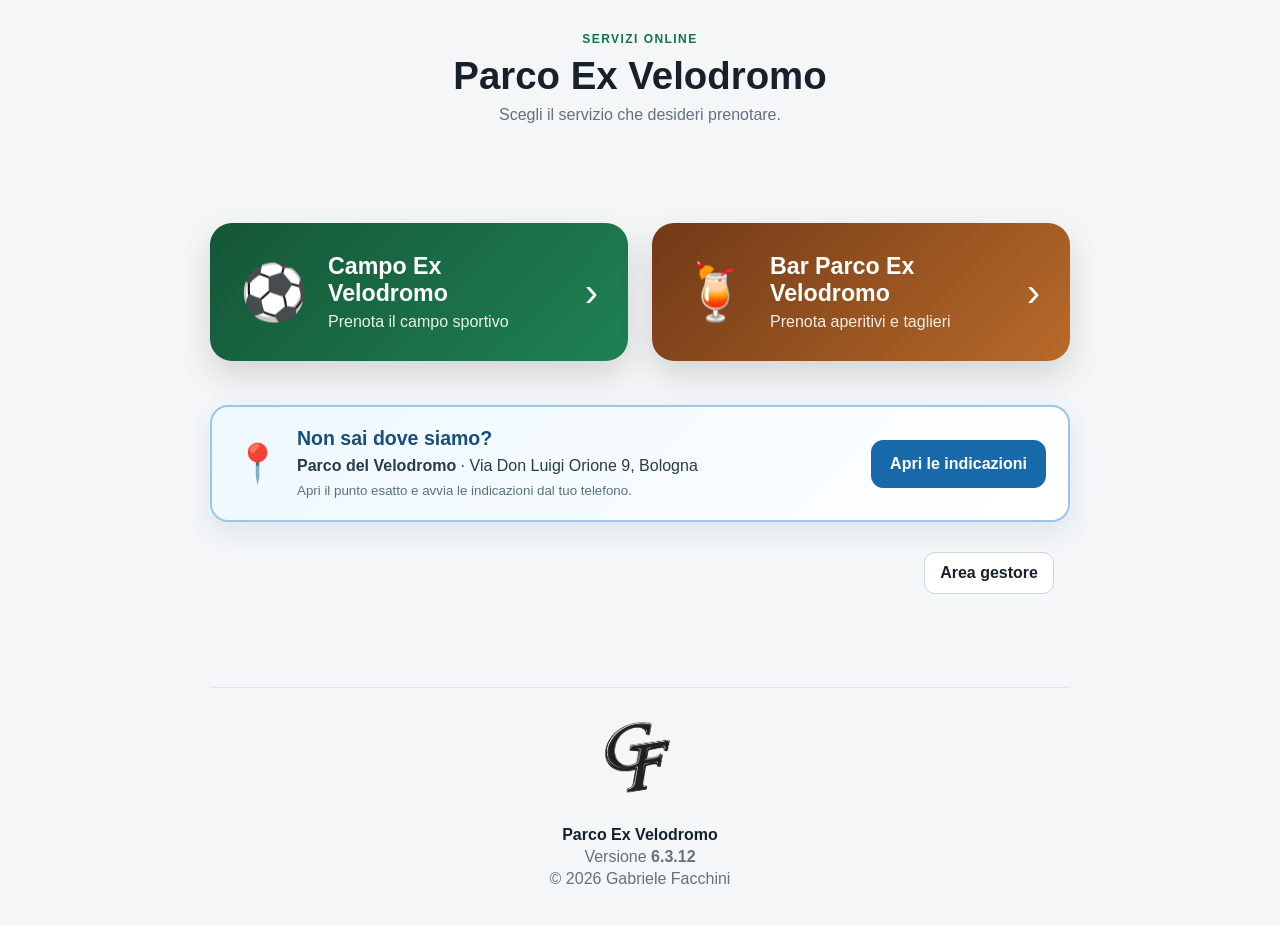
<file: index.html>
<!doctype html>
<html lang="it">
<head>
  <meta charset="utf-8">
  <meta name="viewport" content="width=device-width,initial-scale=1">
  <title>Parco Ex Velodromo</title>
  <link rel="stylesheet" href="./css/style.css?v=6.3.12release1">
  <link rel="stylesheet" href="./css/bar.css?v=6.3.12release1">
  <meta name="theme-color" content="#145637">
  <meta name="mobile-web-app-capable" content="yes">
  <meta name="apple-mobile-web-app-capable" content="yes">
  <meta name="apple-mobile-web-app-status-bar-style" content="black-translucent">
  <meta name="apple-mobile-web-app-title" content="Ex Velodromo">
  <link rel="manifest" href="./manifest.webmanifest">
  <link rel="icon" type="image/png" sizes="32x32" href="./assets/favicon-32.png">
  <link rel="apple-touch-icon" href="./assets/apple-touch-icon.png">
</head>
<body>
<div id="pwa-update-box" class="pwa-update-box" hidden>
  <span>È disponibile un aggiornamento dell’app.</span>
  <button id="pwa-update-now" type="button">Aggiorna ora</button>
</div>
<div id="ios-install-help" class="ios-install-help" hidden>
  Su iPhone: premi <strong>Condividi</strong> e poi <strong>Aggiungi alla schermata Home</strong>.
</div>
<header class="site-header centered-header">
  <span class="eyebrow">SERVIZI ONLINE</span>
  <h1>Parco Ex Velodromo</h1>
  <p>Scegli il servizio che desideri prenotare.</p>
  <div class="header-actions-row">
    <button id="install-app" class="link-button install-app-button" type="button" hidden>📲 Installa app</button>
  </div>
</header>
<main class="page home-services-page">
  <section class="service-choice-grid">
    <a class="service-choice-card field-choice" href="./campo.html">
      <span class="service-choice-icon">⚽</span>
      <span class="service-choice-content"><strong>Campo Ex Velodromo</strong><small>Prenota il campo sportivo</small></span>
      <span class="service-choice-arrow">›</span>
    </a>
    <a class="service-choice-card bar-choice" href="./bar.html">
      <span class="service-choice-icon">🍹</span>
      <span class="service-choice-content"><strong>Bar Parco Ex Velodromo</strong><small>Prenota aperitivi e taglieri</small></span>
      <span class="service-choice-arrow">›</span>
    </a>
  </section>
  <section class="location-card" aria-labelledby="location-title">
    <span class="location-card-icon" aria-hidden="true">📍</span>
    <div class="location-card-content">
      <h2 id="location-title">Non sai dove siamo?</h2>
      <p><strong>Parco del Velodromo</strong> · Via Don Luigi Orione 9, Bologna</p>
      <small>Apri il punto esatto e avvia le indicazioni dal tuo telefono.</small>
    </div>
    <a class="directions-button" href="https://www.google.com/maps/dir/?api=1&amp;destination=44.5010872685%2C11.3135096384" target="_blank" rel="noopener noreferrer" aria-label="Apri le indicazioni stradali per il Parco del Velodromo su Google Maps">
      Apri le indicazioni
    </a>
  </section>
  <div class="manager-access-row"><a class="link-button manager-access-button" href="./admin.html">Area gestore</a></div>
</main>
<footer class="site-footer"><div class="footer-signature"><img src="./assets/gf-logo.png" alt="Logo GF" class="gf-logo"><p class="footer-product">Parco Ex Velodromo</p><p>Versione <strong data-app-version>6.3.12</strong></p><p>© 2026 Gabriele Facchini</p></div></footer>
<script src="./js/config.js?v=6.3.12release1"></script><script src="./js/footer.js?v=6.3.12release1"></script><script src="./js/pwa.js?v=6.3.12release1"></script><script src="./js/update-manager.js?v=6.3.12"></script>
</body>
</html>
</file>
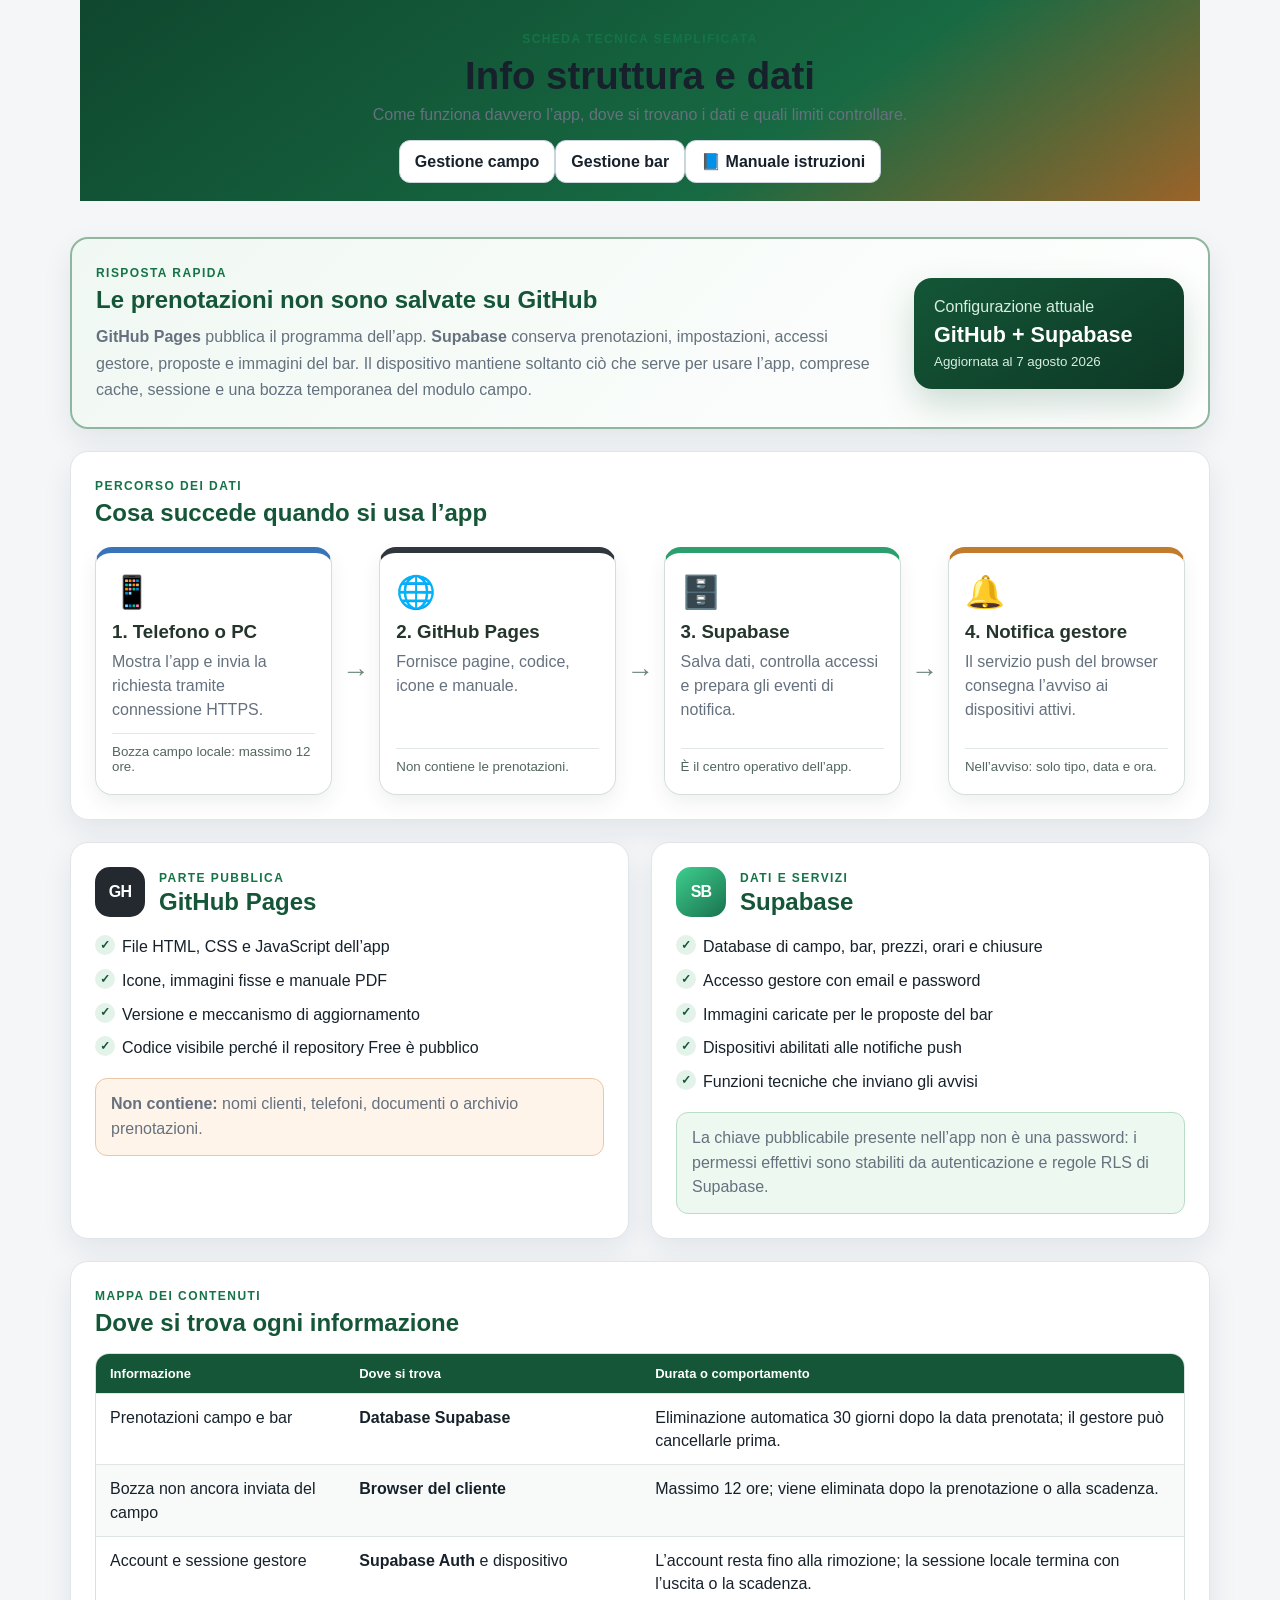
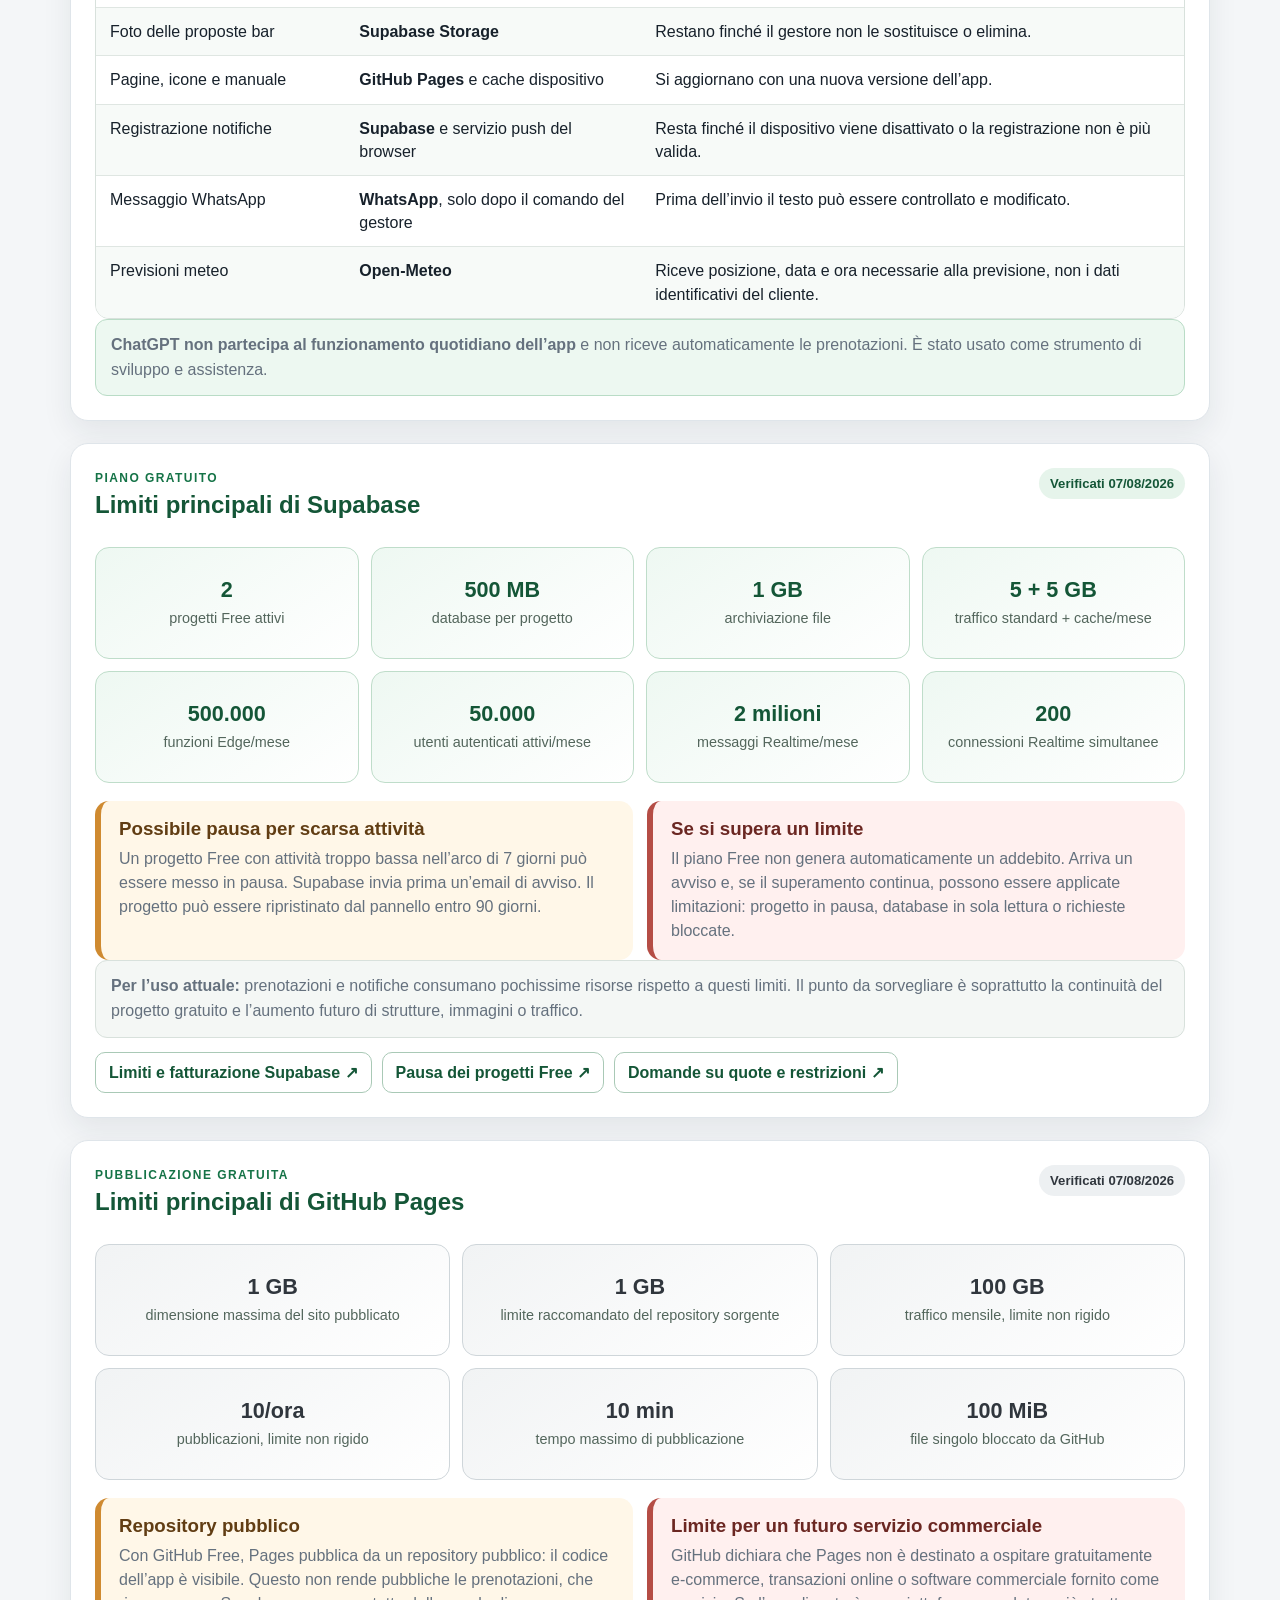
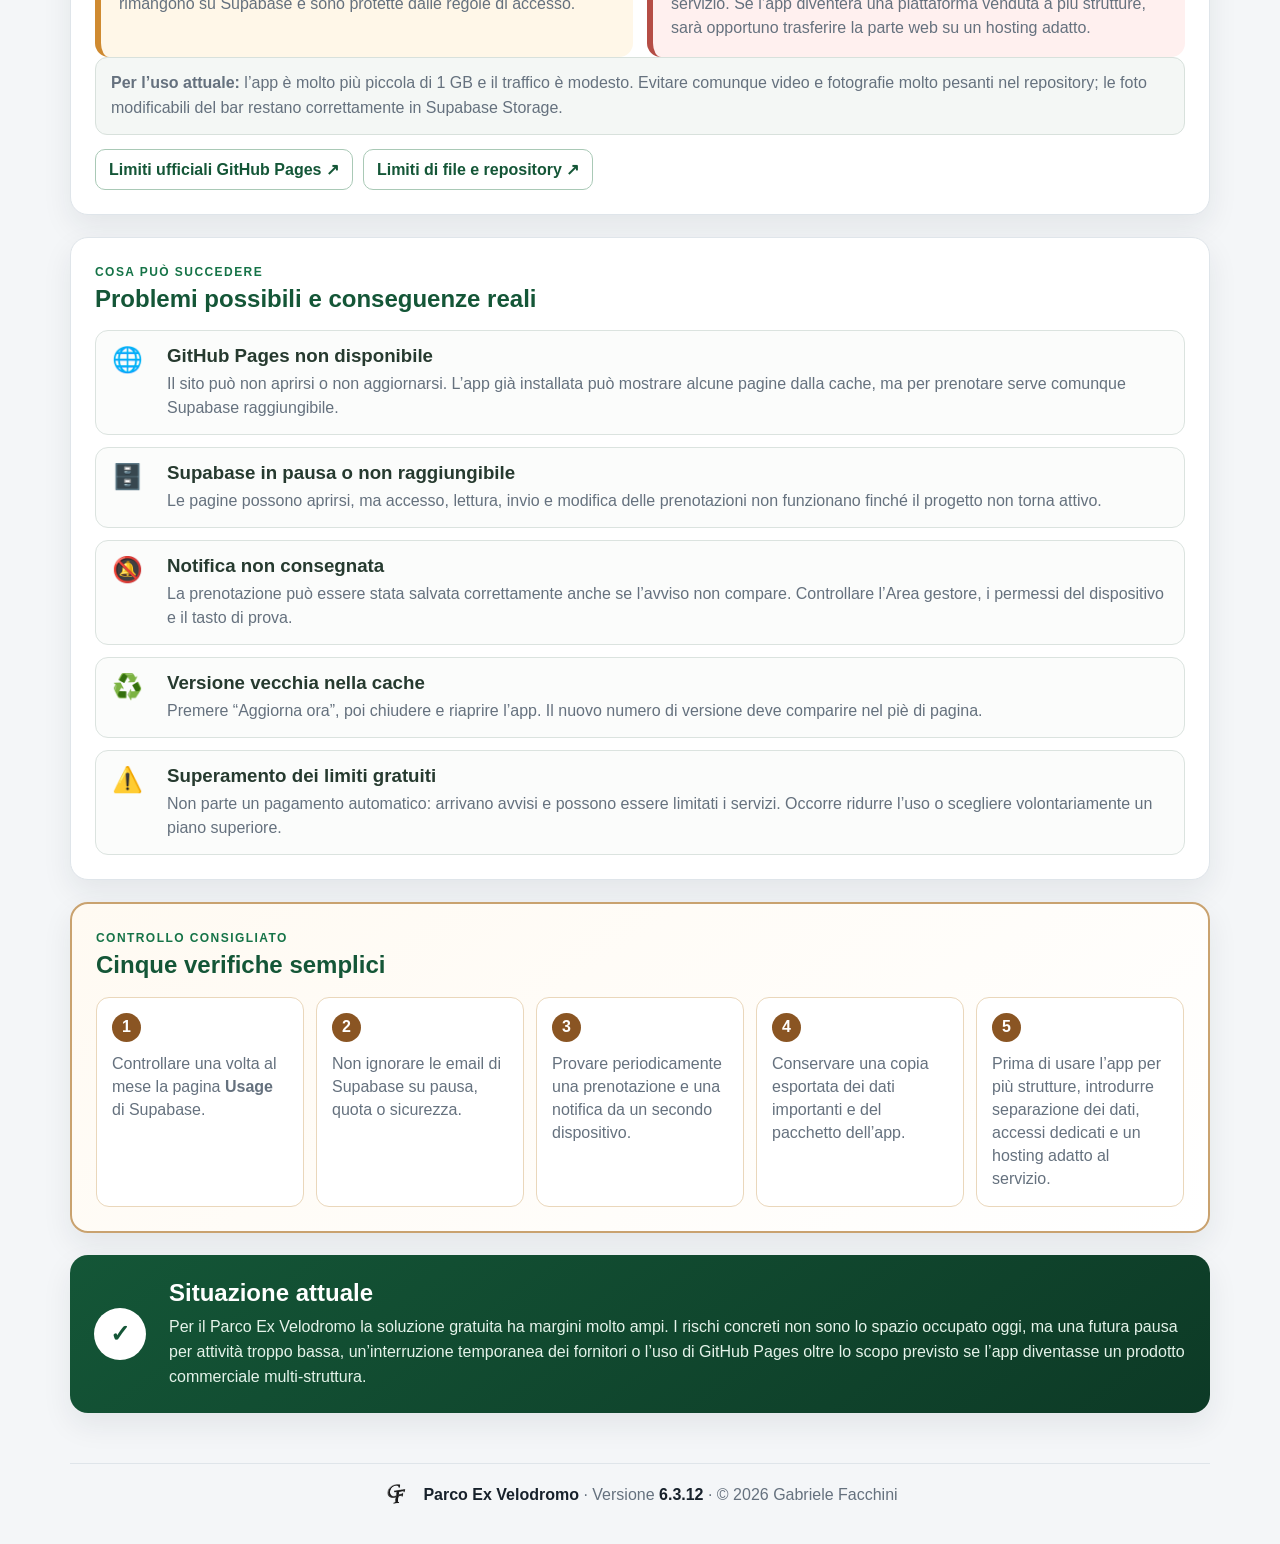
<file: info-struttura.html>
<!doctype html>
<html lang="it">
<head>
  <meta charset="utf-8">
  <meta name="viewport" content="width=device-width,initial-scale=1">
  <title>Info struttura e dati - Parco Ex Velodromo</title>
  <meta name="description" content="Dove si trovano l'app e i dati, limiti gratuiti di Supabase e GitHub Pages e controlli consigliati.">
  <link rel="stylesheet" href="./css/style.css?v=6.3.12release1">
  <link rel="stylesheet" href="./css/info-struttura.css?v=6.3.12release1">
  <meta name="theme-color" content="#145637">
  <meta name="mobile-web-app-capable" content="yes">
  <meta name="apple-mobile-web-app-capable" content="yes">
  <meta name="apple-mobile-web-app-status-bar-style" content="black-translucent">
  <meta name="apple-mobile-web-app-title" content="Ex Velodromo">
  <link rel="manifest" href="./manifest.webmanifest">
  <link rel="icon" type="image/png" sizes="32x32" href="./assets/favicon-32.png">
  <link rel="apple-touch-icon" href="./assets/apple-touch-icon.png">
</head>
<body>
<div id="pwa-update-box" class="pwa-update-box" hidden>
  <span>È disponibile un aggiornamento dell’app.</span>
  <button id="pwa-update-now" type="button">Aggiorna ora</button>
</div>

<header class="site-header centered-header info-hero">
  <span class="eyebrow">SCHEDA TECNICA SEMPLIFICATA</span>
  <h1>Info struttura e dati</h1>
  <p>Come funziona davvero l’app, dove si trovano i dati e quali limiti controllare.</p>
  <div class="header-actions-row">
    <a class="link-button" href="./admin.html">Gestione campo</a>
    <a class="link-button" href="./bar-admin.html">Gestione bar</a>
    <a class="link-button" href="./manuale-istruzioni.pdf" target="_blank" rel="noopener">📘 Manuale istruzioni</a>
  </div>
</header>

<main class="page admin-page info-page">
  <section class="panel info-intro">
    <div>
      <span class="eyebrow">RISPOSTA RAPIDA</span>
      <h2>Le prenotazioni non sono salvate su GitHub</h2>
      <p><strong>GitHub Pages</strong> pubblica il programma dell’app. <strong>Supabase</strong> conserva prenotazioni, impostazioni, accessi gestore, proposte e immagini del bar. Il dispositivo mantiene soltanto ciò che serve per usare l’app, comprese cache, sessione e una bozza temporanea del modulo campo.</p>
    </div>
    <div class="info-status-card" aria-label="Stato dell'architettura attuale">
      <span>Configurazione attuale</span>
      <strong>GitHub + Supabase</strong>
      <small>Aggiornata al 7 agosto 2026</small>
    </div>
  </section>

  <section class="panel" aria-labelledby="flow-title">
    <span class="eyebrow">PERCORSO DEI DATI</span>
    <h2 id="flow-title">Cosa succede quando si usa l’app</h2>
    <div class="data-flow" role="list">
      <article class="flow-card device" role="listitem">
        <span class="flow-icon" aria-hidden="true">📱</span>
        <h3>1. Telefono o PC</h3>
        <p>Mostra l’app e invia la richiesta tramite connessione HTTPS.</p>
        <small>Bozza campo locale: massimo 12 ore.</small>
      </article>
      <div class="flow-arrow" aria-hidden="true">→</div>
      <article class="flow-card github" role="listitem">
        <span class="flow-icon" aria-hidden="true">🌐</span>
        <h3>2. GitHub Pages</h3>
        <p>Fornisce pagine, codice, icone e manuale.</p>
        <small>Non contiene le prenotazioni.</small>
      </article>
      <div class="flow-arrow" aria-hidden="true">→</div>
      <article class="flow-card supabase" role="listitem">
        <span class="flow-icon" aria-hidden="true">🗄️</span>
        <h3>3. Supabase</h3>
        <p>Salva dati, controlla accessi e prepara gli eventi di notifica.</p>
        <small>È il centro operativo dell’app.</small>
      </article>
      <div class="flow-arrow" aria-hidden="true">→</div>
      <article class="flow-card notification" role="listitem">
        <span class="flow-icon" aria-hidden="true">🔔</span>
        <h3>4. Notifica gestore</h3>
        <p>Il servizio push del browser consegna l’avviso ai dispositivi attivi.</p>
        <small>Nell’avviso: solo tipo, data e ora.</small>
      </article>
    </div>
  </section>

  <section class="info-grid two-columns">
    <article class="panel info-card">
      <div class="info-card-heading"><span class="provider-logo github-logo" aria-hidden="true">GH</span><div><span class="eyebrow">PARTE PUBBLICA</span><h2>GitHub Pages</h2></div></div>
      <ul class="check-list">
        <li>File HTML, CSS e JavaScript dell’app</li>
        <li>Icone, immagini fisse e manuale PDF</li>
        <li>Versione e meccanismo di aggiornamento</li>
        <li>Codice visibile perché il repository Free è pubblico</li>
      </ul>
      <p class="not-stored"><strong>Non contiene:</strong> nomi clienti, telefoni, documenti o archivio prenotazioni.</p>
    </article>

    <article class="panel info-card">
      <div class="info-card-heading"><span class="provider-logo supabase-logo" aria-hidden="true">SB</span><div><span class="eyebrow">DATI E SERVIZI</span><h2>Supabase</h2></div></div>
      <ul class="check-list">
        <li>Database di campo, bar, prezzi, orari e chiusure</li>
        <li>Accesso gestore con email e password</li>
        <li>Immagini caricate per le proposte del bar</li>
        <li>Dispositivi abilitati alle notifiche push</li>
        <li>Funzioni tecniche che inviano gli avvisi</li>
      </ul>
      <p class="secure-note">La chiave pubblicabile presente nell’app non è una password: i permessi effettivi sono stabiliti da autenticazione e regole RLS di Supabase.</p>
    </article>
  </section>

  <section class="panel" aria-labelledby="where-title">
    <span class="eyebrow">MAPPA DEI CONTENUTI</span>
    <h2 id="where-title">Dove si trova ogni informazione</h2>
    <div class="info-table-wrap">
      <table class="info-table">
        <thead><tr><th>Informazione</th><th>Dove si trova</th><th>Durata o comportamento</th></tr></thead>
        <tbody>
          <tr><td>Prenotazioni campo e bar</td><td><strong>Database Supabase</strong></td><td>Eliminazione automatica 30 giorni dopo la data prenotata; il gestore può cancellarle prima.</td></tr>
          <tr><td>Bozza non ancora inviata del campo</td><td><strong>Browser del cliente</strong></td><td>Massimo 12 ore; viene eliminata dopo la prenotazione o alla scadenza.</td></tr>
          <tr><td>Account e sessione gestore</td><td><strong>Supabase Auth</strong> e dispositivo</td><td>L’account resta fino alla rimozione; la sessione locale termina con l’uscita o la scadenza.</td></tr>
          <tr><td>Foto delle proposte bar</td><td><strong>Supabase Storage</strong></td><td>Restano finché il gestore non le sostituisce o elimina.</td></tr>
          <tr><td>Pagine, icone e manuale</td><td><strong>GitHub Pages</strong> e cache dispositivo</td><td>Si aggiornano con una nuova versione dell’app.</td></tr>
          <tr><td>Registrazione notifiche</td><td><strong>Supabase</strong> e servizio push del browser</td><td>Resta finché il dispositivo viene disattivato o la registrazione non è più valida.</td></tr>
          <tr><td>Messaggio WhatsApp</td><td><strong>WhatsApp</strong>, solo dopo il comando del gestore</td><td>Prima dell’invio il testo può essere controllato e modificato.</td></tr>
          <tr><td>Previsioni meteo</td><td><strong>Open-Meteo</strong></td><td>Riceve posizione, data e ora necessarie alla previsione, non i dati identificativi del cliente.</td></tr>
        </tbody>
      </table>
    </div>
    <p class="plain-note"><strong>ChatGPT non partecipa al funzionamento quotidiano dell’app</strong> e non riceve automaticamente le prenotazioni. È stato usato come strumento di sviluppo e assistenza.</p>
  </section>

  <section class="panel limits-section" aria-labelledby="supabase-limits-title">
    <div class="section-title-row">
      <div><span class="eyebrow">PIANO GRATUITO</span><h2 id="supabase-limits-title">Limiti principali di Supabase</h2></div>
      <span class="date-badge">Verificati 07/08/2026</span>
    </div>
    <div class="limit-cards">
      <article><strong>2</strong><span>progetti Free attivi</span></article>
      <article><strong>500 MB</strong><span>database per progetto</span></article>
      <article><strong>1 GB</strong><span>archiviazione file</span></article>
      <article><strong>5 + 5 GB</strong><span>traffico standard + cache/mese</span></article>
      <article><strong>500.000</strong><span>funzioni Edge/mese</span></article>
      <article><strong>50.000</strong><span>utenti autenticati attivi/mese</span></article>
      <article><strong>2 milioni</strong><span>messaggi Realtime/mese</span></article>
      <article><strong>200</strong><span>connessioni Realtime simultanee</span></article>
    </div>
    <div class="warning-grid">
      <div class="warning-box amber"><h3>Possibile pausa per scarsa attività</h3><p>Un progetto Free con attività troppo bassa nell’arco di 7 giorni può essere messo in pausa. Supabase invia prima un’email di avviso. Il progetto può essere ripristinato dal pannello entro 90 giorni.</p></div>
      <div class="warning-box red"><h3>Se si supera un limite</h3><p>Il piano Free non genera automaticamente un addebito. Arriva un avviso e, se il superamento continua, possono essere applicate limitazioni: progetto in pausa, database in sola lettura o richieste bloccate.</p></div>
    </div>
    <p class="fit-note"><strong>Per l’uso attuale:</strong> prenotazioni e notifiche consumano pochissime risorse rispetto a questi limiti. Il punto da sorvegliare è soprattutto la continuità del progetto gratuito e l’aumento futuro di strutture, immagini o traffico.</p>
    <div class="official-links">
      <a href="https://supabase.com/docs/guides/platform/billing-on-supabase" target="_blank" rel="noopener">Limiti e fatturazione Supabase ↗</a>
      <a href="https://supabase.com/docs/guides/platform/free-project-pausing" target="_blank" rel="noopener">Pausa dei progetti Free ↗</a>
      <a href="https://supabase.com/docs/guides/platform/billing-faq" target="_blank" rel="noopener">Domande su quote e restrizioni ↗</a>
    </div>
  </section>

  <section class="panel limits-section" aria-labelledby="github-limits-title">
    <div class="section-title-row">
      <div><span class="eyebrow">PUBBLICAZIONE GRATUITA</span><h2 id="github-limits-title">Limiti principali di GitHub Pages</h2></div>
      <span class="date-badge github-date">Verificati 07/08/2026</span>
    </div>
    <div class="limit-cards github-limits">
      <article><strong>1 GB</strong><span>dimensione massima del sito pubblicato</span></article>
      <article><strong>1 GB</strong><span>limite raccomandato del repository sorgente</span></article>
      <article><strong>100 GB</strong><span>traffico mensile, limite non rigido</span></article>
      <article><strong>10/ora</strong><span>pubblicazioni, limite non rigido</span></article>
      <article><strong>10 min</strong><span>tempo massimo di pubblicazione</span></article>
      <article><strong>100 MiB</strong><span>file singolo bloccato da GitHub</span></article>
    </div>
    <div class="warning-grid">
      <div class="warning-box amber"><h3>Repository pubblico</h3><p>Con GitHub Free, Pages pubblica da un repository pubblico: il codice dell’app è visibile. Questo non rende pubbliche le prenotazioni, che rimangono su Supabase e sono protette dalle regole di accesso.</p></div>
      <div class="warning-box red"><h3>Limite per un futuro servizio commerciale</h3><p>GitHub dichiara che Pages non è destinato a ospitare gratuitamente e-commerce, transazioni online o software commerciale fornito come servizio. Se l’app diventerà una piattaforma venduta a più strutture, sarà opportuno trasferire la parte web su un hosting adatto.</p></div>
    </div>
    <p class="fit-note"><strong>Per l’uso attuale:</strong> l’app è molto più piccola di 1 GB e il traffico è modesto. Evitare comunque video e fotografie molto pesanti nel repository; le foto modificabili del bar restano correttamente in Supabase Storage.</p>
    <div class="official-links">
      <a href="https://docs.github.com/en/pages/getting-started-with-github-pages/github-pages-limits" target="_blank" rel="noopener">Limiti ufficiali GitHub Pages ↗</a>
      <a href="https://docs.github.com/en/repositories/working-with-files/managing-large-files/about-large-files-on-github" target="_blank" rel="noopener">Limiti di file e repository ↗</a>
    </div>
  </section>

  <section class="panel" aria-labelledby="problems-title">
    <span class="eyebrow">COSA PUÒ SUCCEDERE</span>
    <h2 id="problems-title">Problemi possibili e conseguenze reali</h2>
    <div class="problem-list">
      <article><span aria-hidden="true">🌐</span><div><h3>GitHub Pages non disponibile</h3><p>Il sito può non aprirsi o non aggiornarsi. L’app già installata può mostrare alcune pagine dalla cache, ma per prenotare serve comunque Supabase raggiungibile.</p></div></article>
      <article><span aria-hidden="true">🗄️</span><div><h3>Supabase in pausa o non raggiungibile</h3><p>Le pagine possono aprirsi, ma accesso, lettura, invio e modifica delle prenotazioni non funzionano finché il progetto non torna attivo.</p></div></article>
      <article><span aria-hidden="true">🔕</span><div><h3>Notifica non consegnata</h3><p>La prenotazione può essere stata salvata correttamente anche se l’avviso non compare. Controllare l’Area gestore, i permessi del dispositivo e il tasto di prova.</p></div></article>
      <article><span aria-hidden="true">♻️</span><div><h3>Versione vecchia nella cache</h3><p>Premere “Aggiorna ora”, poi chiudere e riaprire l’app. Il nuovo numero di versione deve comparire nel piè di pagina.</p></div></article>
      <article><span aria-hidden="true">⚠️</span><div><h3>Superamento dei limiti gratuiti</h3><p>Non parte un pagamento automatico: arrivano avvisi e possono essere limitati i servizi. Occorre ridurre l’uso o scegliere volontariamente un piano superiore.</p></div></article>
    </div>
  </section>

  <section class="panel monitoring-panel" aria-labelledby="controls-title">
    <div><span class="eyebrow">CONTROLLO CONSIGLIATO</span><h2 id="controls-title">Cinque verifiche semplici</h2></div>
    <ol class="monitoring-list">
      <li><span>1</span><p>Controllare una volta al mese la pagina <strong>Usage</strong> di Supabase.</p></li>
      <li><span>2</span><p>Non ignorare le email di Supabase su pausa, quota o sicurezza.</p></li>
      <li><span>3</span><p>Provare periodicamente una prenotazione e una notifica da un secondo dispositivo.</p></li>
      <li><span>4</span><p>Conservare una copia esportata dei dati importanti e del pacchetto dell’app.</p></li>
      <li><span>5</span><p>Prima di usare l’app per più strutture, introdurre separazione dei dati, accessi dedicati e un hosting adatto al servizio.</p></li>
    </ol>
  </section>

  <section class="panel final-summary">
    <span class="summary-icon" aria-hidden="true">✓</span>
    <div><h2>Situazione attuale</h2><p>Per il Parco Ex Velodromo la soluzione gratuita ha margini molto ampi. I rischi concreti non sono lo spazio occupato oggi, ma una futura pausa per attività troppo bassa, un’interruzione temporanea dei fornitori o l’uso di GitHub Pages oltre lo scopo previsto se l’app diventasse un prodotto commerciale multi-struttura.</p></div>
  </section>
</main>

<footer class="site-footer admin-site-footer">
  <div class="footer-inline" aria-label="Firma del progetto">
    <img src="./assets/gf-logo.png" alt="Logo GF" class="gf-logo-inline">
    <span><strong>Parco Ex Velodromo</strong> · Versione <strong data-app-version>6.3.12</strong> · © 2026 Gabriele Facchini</span>
  </div>
</footer>

<script src="./js/config.js?v=6.3.12release1"></script>
<script src="./js/footer.js?v=6.3.12release1"></script>
<script src="./js/pwa.js?v=6.3.12release1"></script>
<script src="./js/update-manager.js?v=6.3.12"></script>
</body>
</html>
</file>
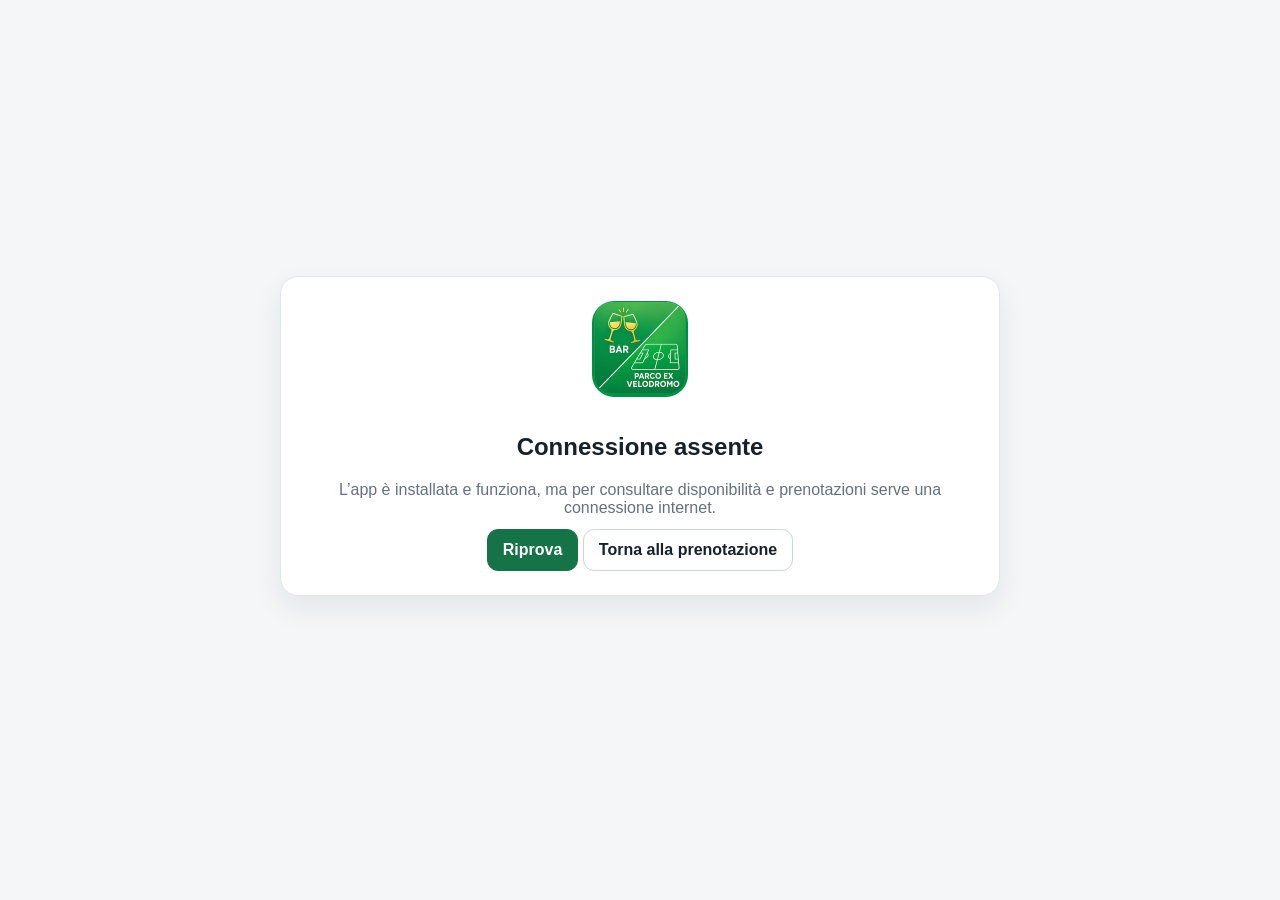
<file: offline.html>
<!doctype html>
<html lang="it">
<head>
  <meta charset="utf-8">
  <meta name="viewport" content="width=device-width,initial-scale=1">
  <meta name="theme-color" content="#145637">
  <title>Parco Ex Velodromo — Offline</title>
  <link rel="stylesheet" href="./css/style.css?v=6.3.12release1">
</head>
<body>
  <main class="page offline-page">
    <section class="panel narrow offline-card">
      <img src="./assets/icon-192.png" alt="Parco Ex Velodromo" class="offline-logo">
      <h1>Connessione assente</h1>
      <p>L’app è installata e funziona, ma per consultare disponibilità e prenotazioni serve una connessione internet.</p>
      <button class="primary" type="button" onclick="location.reload()">Riprova</button>
      <a class="link-button" href="./index.html">Torna alla prenotazione</a>
    </section>
  </main>
<script src="./js/update-manager.js?v=6.3.12"></script>
</body>
</html>
</file>
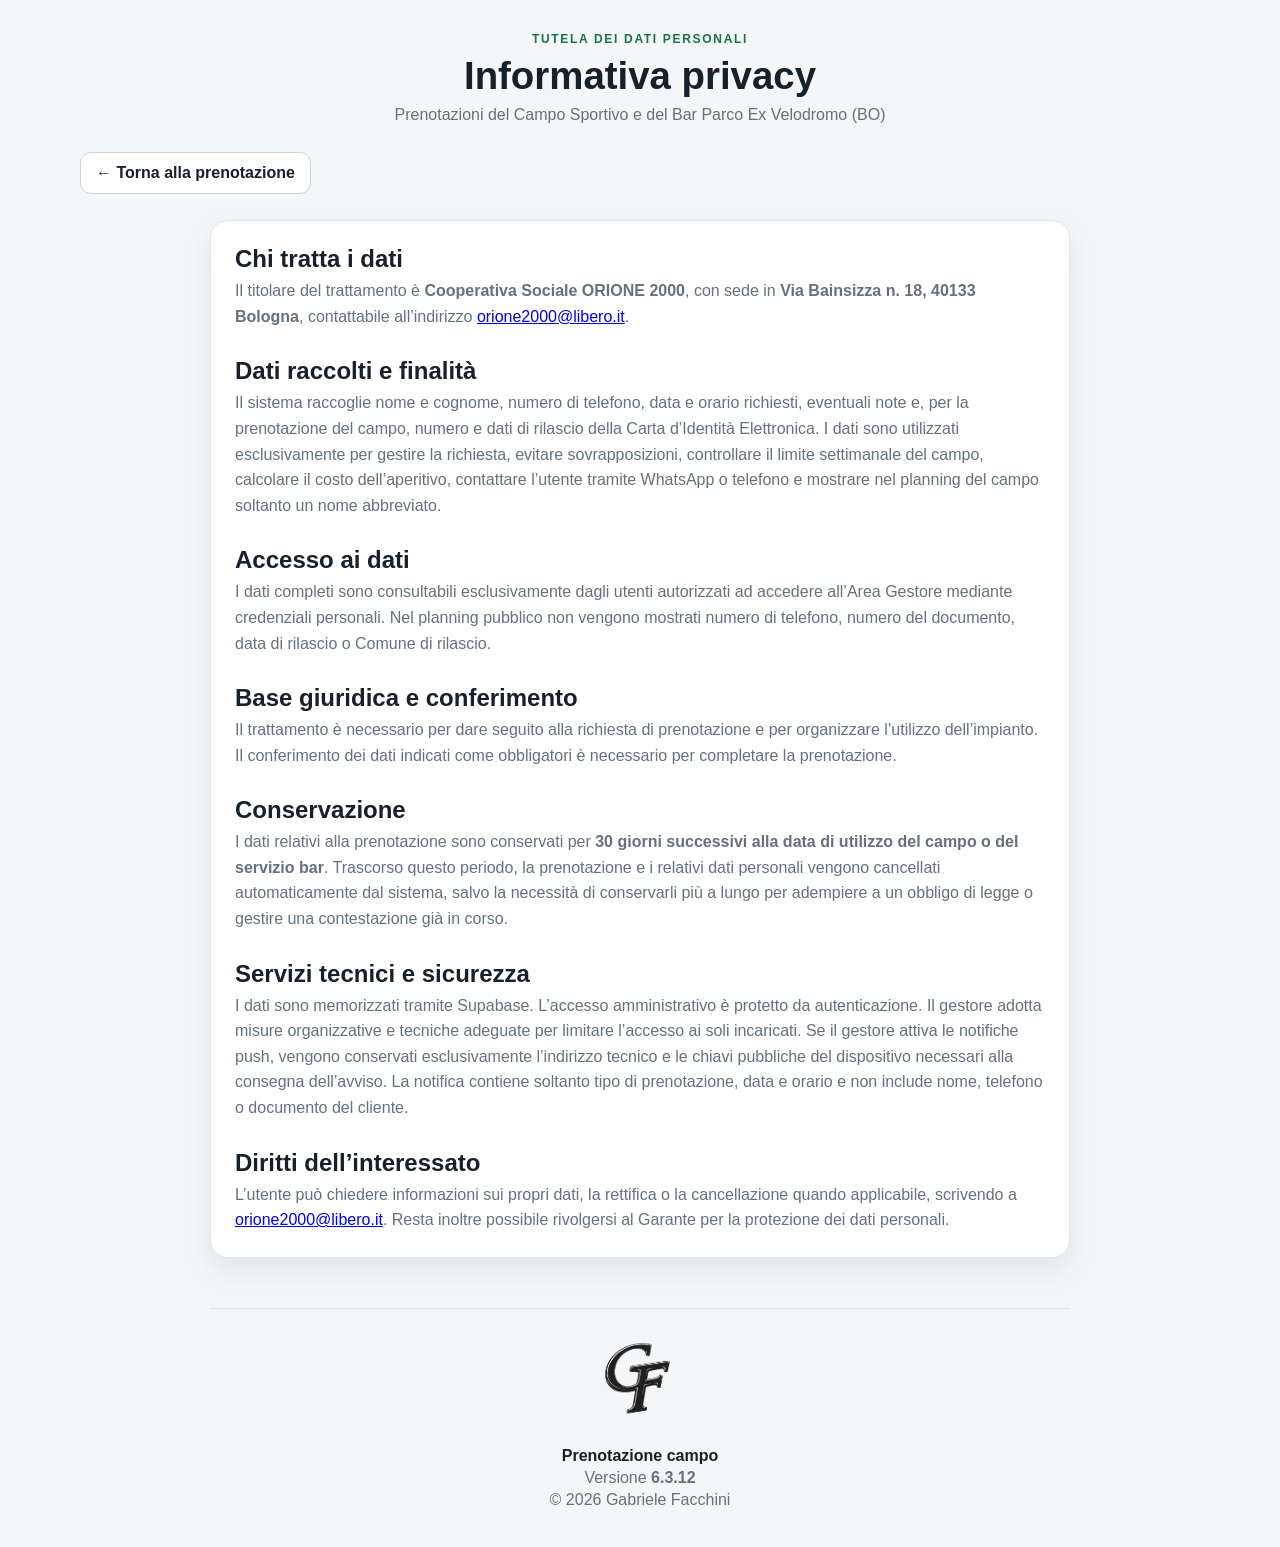
<file: privacy.html>
<!doctype html>
<html lang="it">
<head>
  <meta charset="utf-8">
  <meta name="viewport" content="width=device-width,initial-scale=1">
  <title>Informativa privacy - Parco Ex Velodromo</title>
  <link rel="stylesheet" href="./css/style.css?v=6.3.12release1">

  <meta name="theme-color" content="#145637">
  <meta name="mobile-web-app-capable" content="yes">
  <meta name="apple-mobile-web-app-capable" content="yes">
  <meta name="apple-mobile-web-app-status-bar-style" content="black-translucent">
  <meta name="apple-mobile-web-app-title" content="Ex Velodromo">
  <link rel="manifest" href="./manifest.webmanifest">
  <link rel="icon" type="image/png" sizes="192x192" href="./assets/icon-192.png">
  <link rel="apple-touch-icon" href="./assets/apple-touch-icon.png">
</head>
<body>
<div id="pwa-update-box" class="pwa-update-box" hidden>
  <span>È disponibile un aggiornamento dell’app.</span>
  <button id="pwa-update-now" type="button">Aggiorna ora</button>
</div>
<div id="ios-install-help" class="ios-install-help" hidden>
  Su iPhone: premi <strong>Condividi</strong> e poi <strong>Aggiungi alla schermata Home</strong>.
</div>

  <header class="site-header public-header privacy-header">
    <div>
      <span class="eyebrow">Tutela dei dati personali</span>
      <h1>Informativa privacy</h1>
      <p>Prenotazioni del Campo Sportivo e del Bar Parco Ex Velodromo (BO)</p>
    </div>
    
  </header>
  
<div class="privacy-back-row" id="privacy-toolbar">
  <button id="privacy-back" type="button" class="link-button">
    ← Torna alla prenotazione
  </button>
  <button id="privacy-print" type="button" class="primary privacy-print-action" hidden>
    🖨️ Stampa informativa
  </button>
</div>
<main class="page privacy-page">
    <section class="panel privacy-content">
      <h2>Chi tratta i dati</h2>
      <p>Il titolare del trattamento è <strong>Cooperativa Sociale ORIONE 2000</strong>, con sede in <strong>Via Bainsizza n. 18, 40133 Bologna</strong>, contattabile all’indirizzo <a href="mailto:orione2000@libero.it">orione2000@libero.it</a>.</p>

      <h2>Dati raccolti e finalità</h2>
      <p>Il sistema raccoglie nome e cognome, numero di telefono, data e orario richiesti, eventuali note e, per la prenotazione del campo, numero e dati di rilascio della Carta d’Identità Elettronica. I dati sono utilizzati esclusivamente per gestire la richiesta, evitare sovrapposizioni, controllare il limite settimanale del campo, calcolare il costo dell’aperitivo, contattare l’utente tramite WhatsApp o telefono e mostrare nel planning del campo soltanto un nome abbreviato.</p>

      <h2>Accesso ai dati</h2>
      <p>I dati completi sono consultabili esclusivamente dagli utenti autorizzati ad accedere all’Area Gestore mediante credenziali personali. Nel planning pubblico non vengono mostrati numero di telefono, numero del documento, data di rilascio o Comune di rilascio.</p>

      <h2>Base giuridica e conferimento</h2>
      <p>Il trattamento è necessario per dare seguito alla richiesta di prenotazione e per organizzare l’utilizzo dell’impianto. Il conferimento dei dati indicati come obbligatori è necessario per completare la prenotazione.</p>

      <h2>Conservazione</h2>
      <p>I dati relativi alla prenotazione sono conservati per <strong>30 giorni successivi alla data di utilizzo del campo o del servizio bar</strong>. Trascorso questo periodo, la prenotazione e i relativi dati personali vengono cancellati automaticamente dal sistema, salvo la necessità di conservarli più a lungo per adempiere a un obbligo di legge o gestire una contestazione già in corso.</p>

      <h2>Servizi tecnici e sicurezza</h2>
      <p>I dati sono memorizzati tramite Supabase. L’accesso amministrativo è protetto da autenticazione. Il gestore adotta misure organizzative e tecniche adeguate per limitare l’accesso ai soli incaricati. Se il gestore attiva le notifiche push, vengono conservati esclusivamente l’indirizzo tecnico e le chiavi pubbliche del dispositivo necessari alla consegna dell’avviso. La notifica contiene soltanto tipo di prenotazione, data e orario e non include nome, telefono o documento del cliente.</p>

      <h2>Diritti dell’interessato</h2>
      <p>L’utente può chiedere informazioni sui propri dati, la rettifica o la cancellazione quando applicabile, scrivendo a <a href="mailto:orione2000@libero.it">orione2000@libero.it</a>. Resta inoltre possibile rivolgersi al Garante per la protezione dei dati personali.</p>

    </section>
  </main>
  <footer class="site-footer">
    <div class="footer-signature" aria-label="Firma del progetto">
      <img src="./assets/gf-logo.png" alt="Logo GF" class="gf-logo">
      <p class="footer-product">Prenotazione campo</p>
      <p>Versione <strong data-app-version>6.3.12</strong></p>
      <p>© 2026 Gabriele Facchini</p>
    </div>
  </footer>
  <script src="./js/config.js?v=6.3.12release1"></script>
  <script src="./js/footer.js?v=6.3.12release1"></script>
  <script src="./js/pwa.js?v=6.3.12release1"></script>
<script>
const privacyParams = new URLSearchParams(location.search);
const privacyPrintMode = privacyParams.get("stampa") === "privacy";
const privacyFromBarManager = privacyParams.get("origine") === "bar-gestore";
const privacyFromManager = privacyParams.get("origine") === "gestore" || privacyFromBarManager;
const privacyManagerReturnUrl = privacyFromBarManager ? "./bar-admin.html" : "./admin.html";
const privacyBackButton = document.getElementById("privacy-back");
const privacyPrintButton = document.getElementById("privacy-print");

if (privacyFromManager && privacyBackButton) {
  privacyBackButton.textContent = "← Torna all’Area gestore";
}

privacyBackButton?.addEventListener("click", () => {
  if (privacyFromManager && window.opener && !window.opener.closed) {
    window.opener.focus();
    window.close();
    return;
  }
  if (document.referrer && new URL(document.referrer).origin === location.origin) {
    history.back();
  } else {
    location.href = privacyFromManager ? privacyManagerReturnUrl : "./campo.html";
  }
});

if (privacyPrintMode) {
  document.body.classList.add("privacy-print-mode");
  if (privacyPrintButton) privacyPrintButton.hidden = false;
  privacyPrintButton?.addEventListener("click", () => window.print());
  window.addEventListener("load", () => {
    window.setTimeout(() => {
      window.focus();
      window.print();
    }, 450);
  });
}
</script>
<script src="./js/update-manager.js?v=6.3.12"></script>
</body>
</html>
</file>
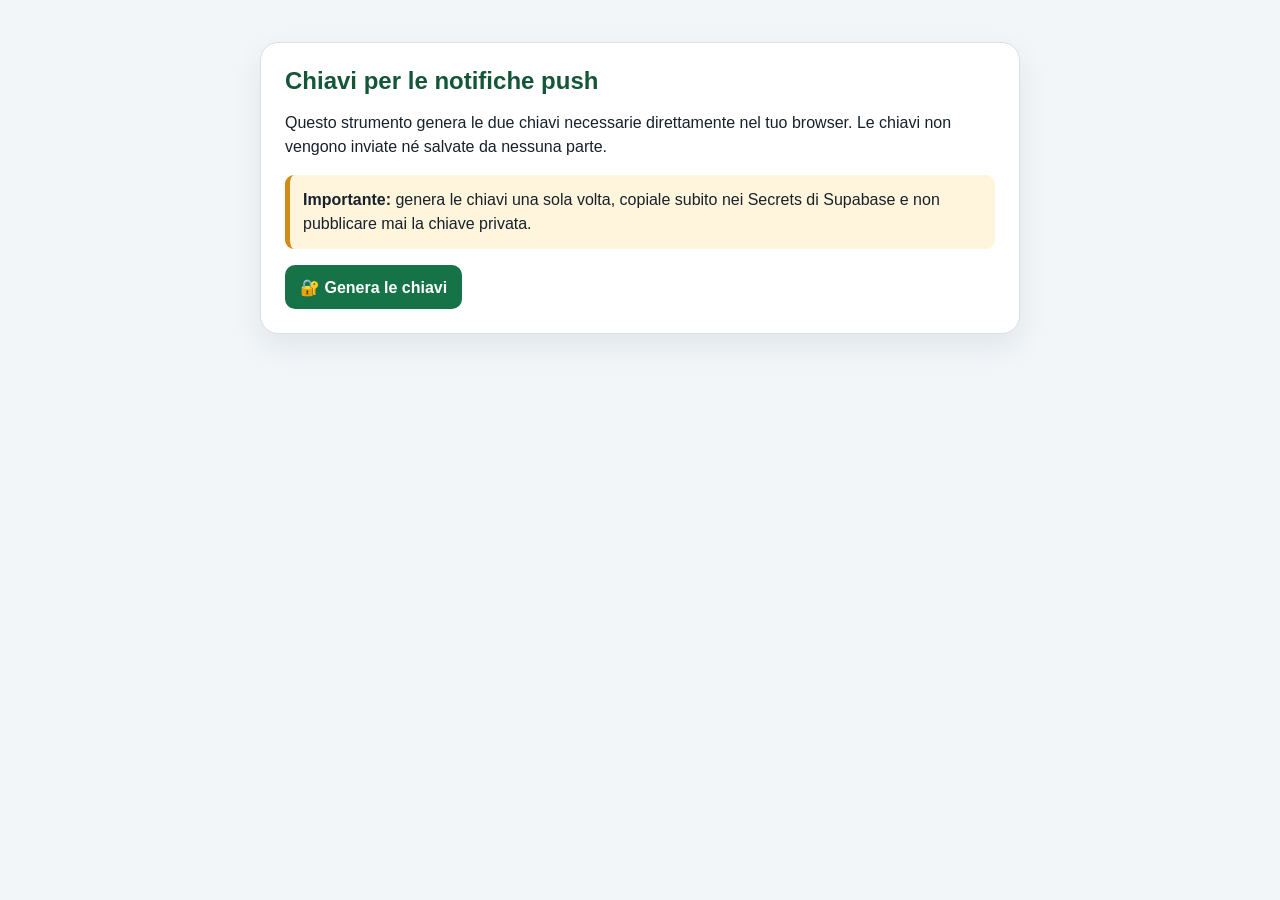
<file: strumenti/genera-chiavi-notifiche.html>
<!doctype html>
<html lang="it">
<head>
  <meta charset="utf-8">
  <meta name="viewport" content="width=device-width,initial-scale=1">
  <title>Genera chiavi notifiche - Parco Ex Velodromo</title>
  <style>
    * { box-sizing: border-box; }
    body { margin: 0; padding: 24px; color: #17212b; background: #f2f6f9; font-family: Arial, Helvetica, sans-serif; }
    main { width: min(760px, 100%); margin: 0 auto; }
    section { margin-top: 18px; padding: 24px; border: 1px solid #d7e0e7; border-radius: 18px; background: #fff; box-shadow: 0 12px 30px rgba(25, 40, 55, .08); }
    h1 { margin: 0 0 8px; color: #145637; }
    p { line-height: 1.5; }
    button { min-height: 44px; padding: 11px 15px; border: 0; border-radius: 10px; color: #fff; background: #157347; font: inherit; font-weight: 800; cursor: pointer; }
    button.secondary { color: #17212b; background: #e7edf1; }
    label { margin-top: 18px; display: grid; gap: 8px; font-weight: 800; }
    textarea { width: 100%; min-height: 105px; padding: 12px; border: 1px solid #cbd5dd; border-radius: 10px; font: 13px/1.4 Consolas, monospace; resize: vertical; }
    .row { display: flex; gap: 10px; flex-wrap: wrap; }
    .notice { padding: 13px; border-left: 5px solid #d28b16; border-radius: 9px; background: #fff5dc; }
    .success { padding: 13px; border-radius: 9px; color: #07562f; background: #dff5e9; font-weight: 800; }
    [hidden] { display: none !important; }
  </style>
</head>
<body>
<main>
  <section>
    <h1>Chiavi per le notifiche push</h1>
    <p>Questo strumento genera le due chiavi necessarie direttamente nel tuo browser. Le chiavi non vengono inviate né salvate da nessuna parte.</p>
    <p class="notice"><strong>Importante:</strong> genera le chiavi una sola volta, copiale subito nei Secrets di Supabase e non pubblicare mai la chiave privata.</p>
    <button id="generate" type="button">🔐 Genera le chiavi</button>
    <div id="result" hidden>
      <p class="success">Chiavi generate. Copiale entrambe prima di chiudere questa pagina.</p>
      <label>Secret: VAPID_PUBLIC_KEY
        <textarea id="public-key" readonly></textarea>
      </label>
      <button class="secondary" data-copy="public-key" type="button">Copia chiave pubblica</button>
      <label>Secret: VAPID_PRIVATE_JWK
        <textarea id="private-key" readonly></textarea>
      </label>
      <button class="secondary" data-copy="private-key" type="button">Copia chiave privata</button>
      <p id="copy-message" aria-live="polite"></p>
    </div>
  </section>
</main>
<script>
  function decodeBase64Url(value) {
    const padding = "=".repeat((4 - value.length % 4) % 4);
    const raw = atob((value + padding).replace(/-/g, "+").replace(/_/g, "/"));
    return Uint8Array.from([...raw].map(character => character.charCodeAt(0)));
  }

  function encodeBase64Url(bytes) {
    let binary = "";
    bytes.forEach(byte => { binary += String.fromCharCode(byte); });
    return btoa(binary).replace(/\+/g, "-").replace(/\//g, "_").replace(/=+$/g, "");
  }

  document.getElementById("generate").addEventListener("click", async () => {
    const pair = await crypto.subtle.generateKey(
      { name: "ECDSA", namedCurve: "P-256" },
      true,
      ["sign", "verify"]
    );
    const privateJwk = await crypto.subtle.exportKey("jwk", pair.privateKey);
    const privateJwkForSecret = { alg: "ES256", ...privateJwk };
    const x = decodeBase64Url(privateJwk.x);
    const y = decodeBase64Url(privateJwk.y);
    const publicRaw = new Uint8Array(65);
    publicRaw[0] = 4;
    publicRaw.set(x, 1);
    publicRaw.set(y, 33);

    document.getElementById("public-key").value = encodeBase64Url(publicRaw);
    document.getElementById("private-key").value = JSON.stringify(privateJwkForSecret);
    document.getElementById("result").hidden = false;
    document.getElementById("generate").textContent = "Genera nuove chiavi";
  });

  document.querySelectorAll("[data-copy]").forEach(button => {
    button.addEventListener("click", async () => {
      const field = document.getElementById(button.dataset.copy);
      try {
        await navigator.clipboard.writeText(field.value);
      } catch {
        field.select();
        document.execCommand("copy");
      }
      document.getElementById("copy-message").textContent = "Copiata. Incollala ora nel Secret Supabase con il nome indicato.";
    });
  });
</script>
</body>
</html>
</file>
<file: css/style.css>
:root {
  --bg: #f4f6f8;
  --panel: #ffffff;
  --text: #17212b;
  --muted: #65717e;
  --line: #dfe5ea;
  --accent: #157347;
  --accent-dark: #0f5a37;
  --danger: #b42318;
  --warning-bg: #fff7e6;
  --success-bg: #eaf8f0;
  --error-bg: #fff0ef;
  --shadow: 0 12px 30px rgba(25, 40, 55, .08);
}

* { box-sizing: border-box; }

body {
  margin: 0;
  font-family: Arial, Helvetica, sans-serif;
  color: var(--text);
  background: var(--bg);
}

.site-header {
  max-width: 1120px;
  margin: 0 auto;
  padding: 32px 20px 18px;
  display: flex;
  gap: 24px;
  justify-content: space-between;
  align-items: flex-start;
}

.site-header h1 { margin: 6px 0 8px; }
.site-header p { margin: 0; color: var(--muted); }

.eyebrow {
  text-transform: uppercase;
  letter-spacing: .12em;
  font-size: 12px;
  font-weight: 700;
  color: var(--accent);
}

.page {
  max-width: 900px;
  margin: 0 auto;
  padding: 12px 20px 40px;
  display: grid;
  gap: 20px;
}

.admin-page { max-width: 1180px; }

.panel {
  background: var(--panel);
  border: 1px solid var(--line);
  border-radius: 18px;
  padding: 24px;
  box-shadow: var(--shadow);
}

.narrow { max-width: 480px; margin: 0 auto; width: 100%; }

.step-title {
  display: flex;
  align-items: flex-start;
  gap: 14px;
  margin-bottom: 22px;
}

.step-title h2, .panel h2 { margin: 0 0 5px; }
.step-title p, .panel p { margin: 0; color: var(--muted); }

.step-number {
  width: 34px;
  height: 34px;
  border-radius: 50%;
  display: grid;
  place-items: center;
  background: var(--accent);
  color: white;
  font-weight: 700;
  flex: 0 0 auto;
}

.grid {
  display: grid;
  gap: 16px;
  margin-bottom: 16px;
}

.grid.two { grid-template-columns: repeat(2, minmax(0, 1fr)); }
.grid.three { grid-template-columns: repeat(3, minmax(0, 1fr)); }

label {
  display: grid;
  gap: 7px;
  font-weight: 700;
  font-size: 14px;
  margin-bottom: 16px;
}

input, select, textarea {
  width: 100%;
  border: 1px solid #cfd7df;
  border-radius: 11px;
  padding: 12px 13px;
  font: inherit;
  color: var(--text);
  background: white;
}

input:focus, select:focus, textarea:focus {
  outline: 3px solid rgba(21, 115, 71, .15);
  border-color: var(--accent);
}

button, .link-button {
  border-radius: 11px;
  padding: 11px 15px;
  font: inherit;
  font-weight: 700;
  cursor: pointer;
  text-decoration: none;
  display: inline-flex;
  justify-content: center;
  align-items: center;
}

button:disabled { opacity: .55; cursor: not-allowed; }

.primary {
  border: 1px solid var(--accent);
  background: var(--accent);
  color: white;
}

.primary:hover { background: var(--accent-dark); }
.secondary, .link-button {
  border: 1px solid #cbd5dd;
  background: white;
  color: var(--text);
}
.link-button.assistance-button {
  border-color: #178c4e;
  color: #fff;
  background: #178c4e;
}
.link-button.assistance-button:hover,
.link-button.assistance-button:focus-visible { background: #11733e; }
.danger-outline {
  border: 1px solid var(--danger);
  color: var(--danger);
  background: white;
}

/* Versione 6.3.5 - notifiche push riservate al gestore */
.push-notification-panel {
  border: 2px solid #8bb8df;
  background: linear-gradient(135deg, #eef7ff, #fff);
  box-shadow: 0 10px 28px rgba(35, 103, 157, .12);
}

.push-notification-heading {
  display: flex;
  align-items: center;
  justify-content: space-between;
  gap: 20px;
}

.push-notification-heading h2 { margin: 5px 0 5px; color: #15578a; }
.push-notification-heading p { margin: 0; }

.push-notification-badge {
  padding: 9px 13px;
  flex: 0 0 auto;
  border-radius: 999px;
  color: #425463;
  background: #e4e9ed;
  font-size: .86rem;
  font-weight: 900;
  white-space: nowrap;
}

.push-notification-badge.active { color: #075d35; background: #d7f3e4; }

.push-notification-actions {
  margin-top: 18px;
  display: flex;
  gap: 10px;
  flex-wrap: wrap;
}

#push-notification-enable.push-enabled,
#push-notification-enable.push-enabled:hover,
#push-notification-enable.push-enabled:disabled {
  border-color: #b8c0c7;
  background: #d9dee3;
  color: #505b64;
  cursor: default;
  opacity: 1;
}

.push-notification-status {
  margin: 14px 0 0 !important;
  padding: 11px 13px;
  border-radius: 10px;
  color: #425463 !important;
  background: rgba(255, 255, 255, .8);
  font-weight: 800;
}

.push-notification-status.success { color: #075d35 !important; background: #dff5e9; }
.push-notification-status.warning { color: #7a4a00 !important; background: #fff2cf; }
.push-notification-status.error { color: #8d1d16 !important; background: #ffe7e5; }

.push-notification-privacy {
  margin-top: 10px;
  display: block;
  color: #5f6d78;
  line-height: 1.45;
}

@media (max-width: 700px) {
  .push-notification-heading {
    align-items: flex-start;
    flex-direction: column;
    gap: 12px;
  }

  .push-notification-actions {
    display: grid;
    grid-template-columns: 1fr;
  }

  .push-notification-actions button { width: 100%; }
}
.full { width: 100%; }

.slots-header, .table-header, .actions {
  display: flex;
  justify-content: space-between;
  gap: 12px;
  align-items: center;
}

.slots {
  display: grid;
  grid-template-columns: repeat(4, minmax(0, 1fr));
  gap: 10px;
  margin-top: 14px;
}

.slot {
  border: 1px solid #cad4dc;
  background: white;
  color: var(--text);
}

.slot.selected {
  border-color: var(--accent);
  background: var(--accent);
  color: white;
}

.slot.occupied {
  background: #edf0f2;
  color: #8b949d;
  text-decoration: line-through;
}

.selected-slot {
  margin-top: 14px !important;
  font-weight: 700;
}

.check-row {
  grid-template-columns: auto 1fr;
  align-items: start;
  font-weight: 400;
}
.check-row input { width: auto; margin-top: 3px; }

.message {
  display: none;
  margin-top: 14px;
  border-radius: 11px;
  padding: 12px 14px;
}

.message.show { display: block; }
.message.success { background: var(--success-bg); color: #0b5b32; }
.message.error { background: var(--error-bg); color: #8d1d16; }
.message.warning { background: var(--warning-bg); color: #7a4a00; }

.hidden { display: none !important; }

.metrics {
  display: grid;
  grid-template-columns: repeat(3, minmax(0,1fr));
  gap: 14px;
}

.metric {
  background: white;
  border: 1px solid var(--line);
  border-radius: 16px;
  padding: 18px;
}
.metric span { display: block; color: var(--muted); margin-bottom: 7px; }
.metric strong { font-size: 28px; }

.toolbar .actions { justify-content: flex-end; }

.table-wrap { overflow-x: auto; margin-top: 18px; }
table { width: 100%; border-collapse: collapse; min-width: 900px; }
th, td {
  text-align: left;
  padding: 12px 10px;
  border-bottom: 1px solid var(--line);
  vertical-align: top;
}
th { font-size: 13px; color: var(--muted); }
.status {
  display: inline-block;
  border-radius: 999px;
  padding: 5px 9px;
  font-size: 12px;
  font-weight: 700;
}
.status.confermata { background: var(--success-bg); color: #0b5b32; }
.status.annullata { background: var(--error-bg); color: #8d1d16; }

.mini-button {
  padding: 7px 9px;
  border: 1px solid #cbd5dd;
  background: white;
  font-size: 13px;
}


@media (max-width: 720px) {
  .site-header { flex-direction: column; }
  .grid.two, .grid.three, .metrics { grid-template-columns: 1fr; }
  .slots { grid-template-columns: repeat(3, minmax(0, 1fr)); }
  .panel { padding: 18px; }
}

@media (max-width: 430px) {
  .slots { grid-template-columns: repeat(2, minmax(0, 1fr)); }
}

/* Planning giornaliero */
.slot {
  min-height: 92px;
  padding: 12px 10px;
  display: flex;
  flex-direction: column;
  gap: 5px;
  text-align: center;
  line-height: 1.2;
}

.slot-time {
  font-size: 16px;
  font-weight: 800;
}

.slot-status {
  font-size: 12px;
  font-weight: 700;
  text-transform: uppercase;
  letter-spacing: .04em;
}

.slot-customer {
  font-size: 14px;
  font-weight: 800;
  overflow-wrap: anywhere;
}

.slot .available-label {
  color: var(--accent);
}

.slot.occupied {
  background: #fff0ef;
  border-color: #e8b5b0;
  color: var(--danger);
  text-decoration: none;
}

.slot.occupied .slot-time {
  text-decoration: line-through;
}

.slot.past {
  background: #edf0f2;
  border-color: #d7dde2;
  color: #8b949d;
}

.slot.past .slot-time {
  text-decoration: line-through;
}

.slot.selected .available-label {
  color: white;
}

/* Versione 3 */
.hidden { display: none !important; }
.info-panel p { margin: 7px 0; }
.closure-panel { border: 2px solid #c0392b; background: #fff2f0; }
.disabled-area { opacity: .58; pointer-events: none; }
.slot-price { font-size: 11px; font-weight: 700; }
.free-slot .slot-price { color: #217a43; }
.paid-slot .slot-price { color: #8a5a00; }
.paid-slot:not(.occupied):not(.past) { background: #fff9e8; }
.has-request { background: #fff8cf; }
.request-badge { display: inline-block; padding: 4px 8px; border-radius: 999px; background: #ffd95a; font-size: 12px; font-weight: 800; }
.request-text { margin: 7px 0 0; max-width: 260px; white-space: pre-wrap; }
.closure-admin { border-left: 5px solid var(--accent); }
.narrow { max-width: 720px; margin-inline: auto; }
.message a { color: inherit; }
table { min-width: 1250px; }
@media (max-width: 720px) { .grid.three { grid-template-columns: 1fr; } }


/* V3 - intestazione pubblica centrata */
.public-header {
  position: relative;
  display: block;
  max-width: 1120px;
  margin: 0 auto;
  padding: 32px 140px 18px;
  text-align: center;
}

.public-header > div {
  width: 100%;
}

.public-header .eyebrow {
  display: block;
  text-align: center;
  letter-spacing: .14em;
}

.public-header h1 {
  margin: 8px 0;
  font-size: clamp(1.8rem, 3vw, 2.45rem);
  line-height: 1.15;
}

.public-header p {
  margin: 0;
  text-align: center;
}

.public-header .link-button {
  position: absolute;
  top: 28px;
  right: 20px;
}

@media (max-width: 720px) {
  .public-header {
    padding: 24px 20px 14px;
  }

  .public-header .link-button {
    position: static;
    margin-top: 16px;
  }
}

/* V3.1 - intestazione Area Gestore centrata anche su desktop */
.centered-header {
  position: relative;
  display: block;
  max-width: 1120px;
  margin: 0 auto 24px;
  padding: 32px 140px 18px;
  text-align: center;
}

.centered-header .eyebrow {
  display: block;
  text-align: center;
}

.centered-header h1 {
  margin: 8px 0;
  font-size: clamp(1.8rem, 3vw, 2.45rem);
  line-height: 1.15;
}

.centered-header p {
  margin: 0;
  text-align: center;
}

.header-action {
  position: absolute;
  top: 28px;
  right: 20px;
}

@media (max-width: 768px) {
  .centered-header {
    padding: 24px 20px 14px;
  }

  .header-action {
    position: static;
    display: inline-flex;
    margin-bottom: 16px;
  }
}


/* V3.2 - verifica dati documento */
.field-help {
  display: block;
  margin-top: 1px;
  color: var(--muted);
  font-size: 12px;
  font-weight: 400;
  line-height: 1.35;
}
.field-help.field-error { color: var(--danger); font-weight: 700; }
input:invalid:not(:placeholder-shown) { border-color: #d98b84; }

/* V3.2.2 - Area Gestore, CIE e privacy */
.admin-page { max-width: 1180px; }
.admin-filters {
  display: grid;
  grid-template-columns: minmax(220px, 2fr) repeat(5, minmax(130px, 1fr));
  gap: 12px;
  margin-top: 20px;
}
.admin-filters label { margin-bottom: 0; }
.admin-filter-actions { display: flex; gap: 10px; flex-wrap: wrap; margin-top: 14px; }
.centered-header { min-height: 142px; }
.centered-header .header-action { z-index: 2; }
.privacy-content h2 { margin-top: 28px; }
.privacy-content h2:first-child { margin-top: 0; }
.privacy-content p { line-height: 1.6; }
.privacy-note { margin-top: 28px !important; padding: 14px; border-radius: 11px; background: var(--warning-bg); }
.check-row a { color: var(--accent-dark); }
@media (max-width: 1050px) {
  .admin-filters { grid-template-columns: repeat(3, minmax(0, 1fr)); }
}
@media (max-width: 720px) {
  .admin-filters { grid-template-columns: 1fr; }
  .centered-header { min-height: auto; }
}


/* V3.2.3 - correzione intestazione gestore e consenso privacy */
.centered-header {
  min-height: 0;
  padding: 32px 20px 18px;
}
.centered-header .header-action {
  position: static;
}
.header-actions-row {
  display: flex;
  justify-content: center;
  margin-top: 16px;
}
.privacy-consent-box {
  margin: 18px 0;
  padding: 16px;
  border: 2px solid var(--accent);
  border-radius: 12px;
  background: #f1faf5;
}
.privacy-consent-title {
  margin-bottom: 10px;
  font-size: 15px;
  font-weight: 800;
  color: var(--accent-dark);
}
.privacy-check {
  margin-bottom: 8px;
}
.privacy-check span {
  line-height: 1.45;
}
.privacy-check a {
  color: var(--accent-dark);
  font-weight: 800;
}
.privacy-access-note {
  margin: 8px 0 0 !important;
  padding-left: 25px;
  color: var(--muted);
  font-size: 12px;
  line-height: 1.4;
}
@media (max-width: 720px) {
  .centered-header { padding: 24px 20px 14px; }
  .header-actions-row { margin-top: 14px; }
  .privacy-consent-box { padding: 14px; }
  .privacy-access-note { padding-left: 0; }
}


/* V3.2.4 - filtri Area Gestore */
.admin-filters {
  display: grid;
  grid-template-columns: minmax(220px, 1.6fr) repeat(5, minmax(130px, 1fr));
  gap: 12px;
  margin-top: 16px;
  align-items: end;
}
.admin-filters label { margin-bottom: 0; }
.admin-filter-actions {
  display: flex;
  gap: 10px;
  flex-wrap: wrap;
  margin-top: 16px;
}
@media (max-width: 1100px) {
  .admin-filters { grid-template-columns: repeat(3, minmax(0, 1fr)); }
  .filter-search { grid-column: span 3; }
}
@media (max-width: 720px) {
  .admin-filters { grid-template-columns: 1fr; }
  .filter-search { grid-column: auto; }
}


/* V3.3 - autocomplete Comuni mobile e cancellazione manuale */
.municipality-field { position: relative; }
.municipality-suggestions {
  position: absolute;
  z-index: 50;
  top: calc(100% - 20px);
  left: 0;
  right: 0;
  max-height: 260px;
  overflow-y: auto;
  overscroll-behavior: contain;
  border: 1px solid #b9c6cf;
  border-radius: 11px;
  background: white;
  box-shadow: 0 14px 30px rgba(25, 40, 55, .18);
}
.municipality-option {
  display: block;
  width: 100%;
  padding: 13px 14px;
  border: 0;
  border-bottom: 1px solid var(--line);
  border-radius: 0;
  background: white;
  color: var(--text);
  text-align: left;
  font-weight: 600;
}
.municipality-option:last-child { border-bottom: 0; }
.municipality-option:hover,
.municipality-option:focus { background: #edf8f2; outline: none; }
.municipality-empty { padding: 13px 14px; color: var(--muted); font-weight: 400; }
.row-actions { display: flex; flex-direction: column; gap: 7px; align-items: stretch; }
.delete-booking { border-color: var(--danger); color: var(--danger); }
.delete-booking:hover { background: var(--error-bg); }
@media (max-width: 720px) {
  .municipality-suggestions { max-height: 220px; }
  .municipality-option { min-height: 48px; font-size: 16px; }
}

/* Firma GF e versione applicazione */
.site-footer {
  max-width: 900px;
  margin: 10px auto 0;
  padding: 0 20px 34px;
  color: var(--muted);
  text-align: center;
}

.footer-contact {
  margin-bottom: 22px;
}

.footer-contact p,
.footer-signature p {
  margin: 4px 0;
}

.footer-signature {
  border-top: 1px solid var(--line);
  padding-top: 20px;
}

.gf-logo {
  display: block;
  width: 110px !important;
  max-width: 110px !important;
  height: 110px !important;
  max-height: 110px !important;
  object-fit: contain;
  margin: 0 auto 8px;
  opacity: .88;
}

.footer-product {
  color: var(--text);
  font-weight: 700;
}

@media (max-width: 720px) {
  .gf-logo {
    width: 46px !important;
    max-width: 46px !important;
    height: 46px !important;
    max-height: 46px !important;
  }
}




/* =========================================================
   VERSIONE 4.0.0 - regole finali e non duplicate
   ========================================================= */

.admin-page {
  width: 100%;
  max-width: 1180px;
}

.admin-site-footer {
  width: 100%;
  max-width: 1180px;
  margin: 10px auto 0;
  padding: 0 20px 34px;
}

.footer-inline {
  border-top: 1px solid var(--line);
  padding-top: 16px;
  display: flex;
  justify-content: center;
  align-items: center;
  gap: 11px;
  text-align: center;
  color: var(--muted);
}

.gf-logo-inline {
  display: block;
  width: 30px;
  height: 30px;
  flex: 0 0 30px;
  object-fit: contain;
  opacity: .9;
}

.footer-inline strong {
  color: var(--text);
}

.municipality-field {
  position: relative;
}

.municipality-suggestions {
  position: absolute;
  z-index: 100;
  top: calc(100% - 18px);
  left: 0;
  right: 0;
  max-height: 260px;
  overflow-y: auto;
  border: 1px solid #b9c6cf;
  border-radius: 11px;
  background: #fff;
  box-shadow: 0 14px 30px rgba(25, 40, 55, .18);
}

.municipality-option {
  display: block;
  width: 100%;
  padding: 13px 14px;
  border: 0;
  border-bottom: 1px solid var(--line);
  border-radius: 0;
  background: #fff;
  color: var(--text);
  text-align: left;
  font-weight: 600;
}

.municipality-option:last-child {
  border-bottom: 0;
}

.municipality-option:hover,
.municipality-option:focus {
  background: #edf8f2;
  outline: none;
}

.municipality-empty {
  padding: 13px 14px;
  color: var(--muted);
}

@media (max-width: 720px) {
  .footer-inline {
    font-size: 12px;
    gap: 8px;
  }

  .gf-logo-inline {
    width: 26px;
    height: 26px;
    flex-basis: 26px;
  }

  .municipality-suggestions {
    max-height: 220px;
  }

  .municipality-option {
    min-height: 48px;
    font-size: 16px;
  }
}


/* Pulsante dopo conferma prenotazione */
#prenota.booking-completed,
#prenota.booking-completed:disabled {
  background: #6b7280;
  border-color: #6b7280;
  color: #fff;
  opacity: 1;
  cursor: default;
}
#messaggio.success.show { scroll-margin-top: 90px; }

/* BETA 4.0.1 */
#prenota.booking-completed,#prenota.booking-completed:disabled{background:#6b7280;border-color:#6b7280;color:#fff;opacity:1;cursor:default;line-height:1.25}
#prenota.booking-completed small{font-size:12px;font-weight:700}
#messaggio.success.show{scroll-margin-top:90px;border:2px solid #58a978;box-shadow:0 8px 20px rgba(21,115,71,.12)}
@media(max-width:720px){}


/* =========================================================
   AREA GESTORE: IN CORSO E PRENOTAZIONI CONCLUSE
   ========================================================= */
#prenotazioni-body tr.booking-current > td {
  background: #e6f4ff;
  border-top: 4px solid #1d4ed8;
  border-bottom: 4px solid #1d4ed8;
}

#prenotazioni-body tr.booking-current > td:first-child {
  border-left: 4px solid #1d4ed8;
  border-top-left-radius: 8px;
  border-bottom-left-radius: 8px;
}

#prenotazioni-body tr.booking-current > td:last-child {
  border-right: 4px solid #1d4ed8;
  border-top-right-radius: 8px;
  border-bottom-right-radius: 8px;
}

.status.in-corso {
  background: #2563eb;
  color: #ffffff;
  box-shadow: 0 2px 7px rgba(37, 99, 235, .28);
  white-space: nowrap;
}

#prenotazioni-body tr.booking-concluded > td {
  background: #f1f3f5;
  color: #737b84;
}

#prenotazioni-body tr.booking-concluded strong,
#prenotazioni-body tr.booking-concluded small,
#prenotazioni-body tr.booking-concluded .request-text {
  color: #737b84;
}

.status.conclusa {
  background: #dfe3e7;
  color: #555d66;
}

/* =========================================================
   PAGINA CLIENTE: CONTROLLO DOCUMENTO
   ========================================================= */
.document-check-warning {
  margin: 4px 0 18px;
  padding: 14px 16px;
  border: 1px solid #e3b341;
  border-left: 5px solid #d99a00;
  border-radius: 10px;
  background: #fff7d6;
  color: #654c00;
}

.document-check-warning strong {
  display: block;
  margin-bottom: 5px;
}

.document-check-warning p {
  margin: 0;
  line-height: 1.45;
}


/* =========================================================
   V4.1 - PRENOTAZIONE A MEZZO CAMPO
   ========================================================= */
.booking-mode-box {
  margin: 18px 0;
  padding: 16px;
  border: 1px solid #cfd8e3;
  border-radius: 12px;
  background: #f8fafc;
}

.booking-mode-box h3 { margin-top: 0; }

.booking-mode-options {
  display: grid;
  grid-template-columns: repeat(2, minmax(0, 1fr));
  gap: 12px;
  margin-top: 12px;
}

.booking-mode-card {
  display: flex;
  align-items: flex-start;
  gap: 10px;
  padding: 14px;
  border: 2px solid #cbd5e1;
  border-radius: 12px;
  background: #fff;
  cursor: pointer;
}

.booking-mode-card:has(input:checked) {
  border-color: #1d4ed8;
  background: #eaf4ff;
  box-shadow: 0 0 0 2px rgba(29, 78, 216, .10);
}

.booking-mode-card input {
  width: auto;
  margin-top: 3px;
}

.booking-mode-card span,
.booking-mode-card strong,
.booking-mode-card small {
  display: block;
}

.booking-mode-card small {
  margin-top: 4px;
  color: #5f6b78;
}

.children-box {
  margin-top: 14px;
  padding: 14px;
  border-left: 5px solid #1d4ed8;
  border-radius: 9px;
  background: #eaf4ff;
}

.children-box label {
  max-width: 320px;
}

.half-field-notice {
  margin-top: 12px;
}

.half-field-notice p {
  margin: 4px 0 0;
}

.admin-settings-divider {
  height: 1px;
  margin: 22px 0;
  background: #dce2e8;
}

@media (max-width: 700px) {
  .booking-mode-options {
    grid-template-columns: 1fr;
  }
}


/* =========================================================
   V4.2 - STAMPA PRENOTAZIONE E PLANNING PDF
   ========================================================= */
.print-planning-box {
  display: grid;
  grid-template-columns: minmax(240px, 1fr) minmax(160px, 220px) auto;
  align-items: end;
  gap: 14px;
  margin: 16px 0;
  padding: 15px;
  border: 1px solid #cdd8e5;
  border-radius: 12px;
  background: #f4f8fc;
}
.print-planning-box p { margin: 4px 0 0; color: #607083; }
.print-planning-box label { margin: 0; }
.print-booking { white-space: nowrap; }
@media (max-width: 850px) {
  .print-planning-box { grid-template-columns: 1fr; align-items: stretch; }
}


/* V4.2.1 - stampa archivio completo */
#stampa-archivio-completo {
  margin-left: 8px;
}

@media (max-width: 700px) {
  #stampa-archivio-completo {
    margin-left: 0;
    margin-top: 8px;
    width: 100%;
  }
}


/* =========================================================
   PWA 5.0.1
   ========================================================= */
.install-app-button {
  cursor: pointer;
  font: inherit;
}

.pwa-update-box {
  position: sticky;
  top: 0;
  z-index: 9999;
  display: flex;
  align-items: center;
  justify-content: center;
  gap: 12px;
  padding: 10px 16px;
  background: #143f2d;
  color: #fff;
  box-shadow: 0 3px 12px rgba(0,0,0,.18);
}
.install-app-button[hidden], .pwa-update-box[hidden], .ios-install-help[hidden] { display: none !important; }
.pwa-update-box button {
  border: 0;
  border-radius: 999px;
  padding: 7px 13px;
  font-weight: 700;
  cursor: pointer;
}
.ios-install-help {
  padding: 10px 16px;
  text-align: center;
  background: #fff7d6;
  color: #533f00;
  border-bottom: 1px solid #ead98f;
}
.offline-page {
  min-height: 100vh;
  display: grid;
  place-items: center;
}
.offline-card { text-align: center; }
.offline-logo {
  width: 96px;
  height: 96px;
  border-radius: 22px;
  margin-bottom: 12px;
}
.offline-card .link-button { display: inline-block; margin-top: 12px; }

@media (display-mode: standalone) {
  body { padding-top: env(safe-area-inset-top); }
  }

@media (max-width: 700px) {
  .header-actions-row {
    display: flex;
    flex-wrap: wrap;
    gap: 8px;
  }
  .header-actions-row .link-button,
  .header-actions-row .install-app-button {
    flex: 1 1 auto;
    text-align: center;
  }
  .pwa-update-box {
    align-items: stretch;
    flex-direction: column;
    text-align: center;
  }
}


/* PWA 5.0.1 - conferma installazione */
.pwa-installed-message {
  position: fixed;
  left: 50%;
  bottom: max(20px, env(safe-area-inset-bottom));
  z-index: 10000;
  width: min(92vw, 430px);
  padding: 13px 18px;
  border-radius: 12px;
  background: #143f2d;
  color: #fff;
  text-align: center;
  font-weight: 700;
  box-shadow: 0 8px 28px rgba(0,0,0,.28);
  opacity: 0;
  transform: translate(-50%, 18px);
  transition: opacity .25s ease, transform .25s ease;
  pointer-events: none;
}
.pwa-installed-message.visible {
  opacity: 1;
  transform: translate(-50%, 0);
}


/* V5.0.2 - protezione caricamento impostazioni PWA */
.settings-actions {
  display: flex;
  gap: 10px;
  flex-wrap: wrap;
  margin-top: 14px;
}
.settings-actions button:disabled {
  opacity: .55;
  cursor: not-allowed;
}


/* V5.1.0 - previsioni meteo */
.weather-container {
  margin-top: 12px;
}
.weather-card {
  border: 1px solid #cbd5e1;
  border-left: 6px solid #64748b;
  border-radius: 12px;
  padding: 13px 15px;
  background: #f8fafc;
  display: grid;
  gap: 10px;
}
.weather-card.weather-good { border-left-color: #16803b; background: #f0fdf4; }
.weather-card.weather-uncertain { border-left-color: #d18b00; background: #fffbeb; }
.weather-card.weather-bad { border-left-color: #c62828; background: #fff1f2; }
.weather-card.weather-loading { opacity: .8; }
.weather-card-title {
  display: flex;
  align-items: center;
  gap: 10px;
}
.weather-card-title > span {
  font-size: 30px;
}
.weather-card-title small {
  display: block;
  margin-top: 2px;
  color: #536273;
}
.weather-values {
  display: grid;
  grid-template-columns: repeat(4, minmax(110px, 1fr));
  gap: 8px;
}
.weather-values span {
  border: 1px solid rgba(100,116,139,.24);
  background: rgba(255,255,255,.72);
  border-radius: 8px;
  padding: 8px;
  font-size: 12px;
}
.weather-values strong {
  display: block;
  font-size: 16px;
}
.weather-disclaimer {
  color: #64748b;
}
.weather-summary {
  display: inline-flex;
  flex-direction: column;
  gap: 2px;
  border-left: 4px solid #64748b;
  padding-left: 7px;
  white-space: nowrap;
  font-size: 11px;
}
.weather-summary.weather-good { border-left-color: #16803b; }
.weather-summary.weather-uncertain { border-left-color: #d18b00; }
.weather-summary.weather-bad { border-left-color: #c62828; }
.weather-main { font-weight: 800; font-size: 13px; }
.weather-unavailable, .weather-loading-inline {
  color: #64748b;
  font-size: 11px;
}
.weather-table-cell {
  min-width: 105px;
}
@media (max-width: 700px) {
  .weather-values {
    grid-template-columns: 1fr 1fr;
  }
}




/* V5.1.2 - prezzi contestuali e pulsante gestore separato */
.booking-option-price {
  display: block;
  margin-top: 4px;
  font-size: 12px;
  font-weight: 500;
}

.booking-option-price.hidden {
  display: none !important;
}

@media (max-width: 700px) {
  }


/* V5.1.3 - collegamento gestore separato e pulsanti utilizzo senza prezzi */
.manager-access-row {
  width: min(100% - 40px, 1120px);
  margin: 0 auto 14px;
  display: flex;
  justify-content: flex-end;
  align-items: center;
  clear: both;
}

.manager-access-button {
  position: static !important;
  inset: auto !important;
  transform: none !important;
  margin: 0 !important;
  white-space: nowrap;
}

/* Versione 6.3.2 - punto esatto e indicazioni per i clienti */
.location-card {
  width: 100%;
  margin-top: 24px;
  padding: 20px 22px;
  display: grid;
  grid-template-columns: auto minmax(0, 1fr) auto;
  gap: 16px;
  align-items: center;
  border: 2px solid #9bc6e9;
  border-radius: 18px;
  background: linear-gradient(135deg, #eef8ff, #ffffff);
  box-shadow: 0 10px 26px rgba(26, 91, 145, .1);
}

.location-card-icon {
  font-size: 2.35rem;
  line-height: 1;
}

.location-card-content h2,
.location-card-content p {
  margin: 0;
}

.location-card-content h2 {
  color: #164f7d;
  font-size: 1.22rem;
}

.location-card-content p {
  margin-top: 5px;
  color: #263c4c;
  line-height: 1.4;
}

.location-card-content small {
  display: block;
  margin-top: 4px;
  color: #587080;
  line-height: 1.35;
}

.directions-button,
.directions-nav-button {
  border: 1px solid #1769aa !important;
  color: #fff !important;
  background: #1769aa !important;
  font-weight: 800;
  text-decoration: none;
}

.directions-button {
  min-height: 48px;
  padding: 12px 18px;
  display: inline-flex;
  align-items: center;
  justify-content: center;
  border-radius: 12px;
  white-space: nowrap;
}

.directions-button:hover,
.directions-button:focus-visible,
.directions-nav-button:hover,
.directions-nav-button:focus-visible {
  background: #105585 !important;
}

@media (max-width: 700px) {
  .location-card {
    grid-template-columns: auto minmax(0, 1fr);
    padding: 18px;
  }

  .directions-button {
    width: 100%;
    grid-column: 1 / -1;
  }

  .manager-access-row .directions-nav-button {
    flex: 1 1 145px;
  }
}

.public-header .header-actions-row {
  position: static !important;
}

#prezzo-intero-label,
#prezzo-mezzo-label {
  display: block;
  margin-top: 3px;
}

@media (max-width: 700px) {
  .manager-access-row {
    width: min(100% - 24px, 1120px);
    margin-bottom: 10px;
  }
}


/* V5.1.4 - visualizzazione costi */
.booking-cost {
  white-space: nowrap;
}
.booking-cost.paid {
  color: #8a4b00;
}
.booking-cost.free {
  color: #08783e;
}


/* Versione 5.2.0 completa */
.manager-access-row {
  width: min(100% - 32px, 1120px);
  margin: 10px auto 14px;
  display: flex;
  gap: 10px;
  flex-wrap: wrap;
  justify-content: flex-end;
  align-items: center;
  clear: both;
}

.manager-access-button {
  position: static !important;
  inset: auto !important;
  transform: none !important;
  margin: 0 !important;
  white-space: nowrap;
}

.privacy-back-row {
  width: min(100% - 32px, 1120px);
  margin: 10px auto 14px;
  display: flex;
  justify-content: flex-start;
}

@media (max-width: 700px) {
  .manager-access-row,
  .privacy-back-row {
    width: min(100% - 24px, 1120px);
  }
}


/* Versione 5.2.1 - descrizione leggibile della data */
.date-description {
  margin-top: 8px;
  min-height: 1.35em;
  font-size: 1.08rem;
  font-weight: 800;
  color: #24513a;
}

.date-description.date-unavailable {
  color: var(--danger);
}

#data {
  font-size: 1.12rem;
  font-weight: 700;
}

@media (max-width: 600px) {
  .date-description {
    font-size: 1.02rem;
  }

  #data { font-size: 1.08rem; }
}
.privacy-dialog {
  width: min(720px, calc(100% - 24px));
  max-height: calc(100dvh - 24px);
  padding: 0;
  border: 0;
  border-radius: 22px;
  color: #17212b;
  background: #fff;
  box-shadow: 0 24px 70px rgba(0, 0, 0, .28);
}

.privacy-dialog::backdrop {
  background: rgba(15, 25, 34, .62);
}

.privacy-dialog-header {
  position: sticky;
  top: 0;
  z-index: 1;
  display: flex;
  align-items: center;
  justify-content: space-between;
  gap: 16px;
  padding: 18px 20px;
  color: #fff;
  background: #145637;
}

.privacy-dialog-header h2 { margin: 0; color: inherit; }
.privacy-dialog-close {
  width: 44px;
  height: 44px;
  padding: 0;
  border: 0;
  border-radius: 50%;
  font-size: 32px;
  line-height: 1;
  color: #145637;
  background: #fff;
}
.privacy-dialog-content {
  max-height: calc(100dvh - 190px);
  overflow-y: auto;
  padding: 20px;
}
.privacy-dialog-content h3 { margin: 20px 0 8px; color: #145637; }
.privacy-dialog-content h3:first-child { margin-top: 0; }
.privacy-dialog-content p { margin: 0; line-height: 1.55; }
.privacy-dialog > .primary { width: calc(100% - 40px); margin: 0 20px 20px; }

/* V5.2.7 - prenotazione diretta dall'Area gestore */
.direct-booking-launcher {
  display: flex;
  align-items: center;
  justify-content: space-between;
  gap: 24px;
  border: 2px solid #168455;
  background: linear-gradient(135deg, #effbf5 0%, #ffffff 70%);
}

.direct-booking-launcher h2 {
  margin: 5px 0 7px;
  color: #0f5a37;
}

.direct-booking-launcher p {
  max-width: 720px;
  line-height: 1.45;
}

.direct-booking-open {
  min-width: 245px;
  min-height: 54px;
  padding-inline: 22px;
  font-size: 1.05rem;
  white-space: nowrap;
}

.direct-booking-launcher-actions {
  display: grid;
  gap: 10px;
  min-width: 245px;
}

.privacy-print-button {
  min-height: 48px;
  white-space: nowrap;
}

.direct-booking-dialog {
  width: min(920px, calc(100% - 24px));
  max-height: calc(100dvh - 24px);
  padding: 0;
  border: 0;
  border-radius: 22px;
  color: var(--text);
  background: #fff;
  box-shadow: 0 24px 70px rgba(0, 0, 0, .3);
}

.direct-booking-dialog::backdrop {
  background: rgba(15, 25, 34, .68);
}

.direct-booking-dialog-header {
  position: sticky;
  top: 0;
  z-index: 3;
  display: flex;
  align-items: center;
  justify-content: space-between;
  gap: 16px;
  padding: 17px 20px;
  color: #fff;
  background: #145637;
}

.direct-booking-dialog-header .eyebrow {
  color: #bce8d2;
}

.direct-booking-dialog-header h2 {
  margin: 4px 0 0;
  color: inherit;
}

.direct-booking-close {
  width: 44px;
  height: 44px;
  flex: 0 0 auto;
  padding: 0;
  border: 0;
  border-radius: 50%;
  font-size: 32px;
  line-height: 1;
  color: #145637;
  background: #fff;
}

.direct-booking-form {
  margin: 0;
}

.direct-booking-dialog-content {
  max-height: calc(100dvh - 185px);
  overflow-y: auto;
  overscroll-behavior: contain;
  padding: 22px;
}

.direct-booking-dialog-content > h3 {
  margin: 25px 0 14px;
  color: #145637;
}

.direct-booking-dialog-content > h3:first-of-type {
  margin-top: 18px;
}

.direct-booking-intro {
  margin: 0;
  padding: 13px 15px;
  border-left: 5px solid #168455;
  border-radius: 9px;
  color: #28483a;
  background: #effbf5;
  line-height: 1.45;
}

.direct-slots-header {
  align-items: flex-end;
  margin-top: 20px;
}

.direct-slots-header h3 {
  margin: 0 0 4px;
}

.direct-slots-header p {
  margin: 0;
  color: var(--muted);
  font-size: 13px;
}

.direct-booking-slots {
  grid-template-columns: repeat(4, minmax(0, 1fr));
}

.direct-booking-empty {
  grid-column: 1 / -1;
  margin: 0;
  padding: 16px;
  border: 1px dashed #b8c5ce;
  border-radius: 11px;
  color: var(--muted);
  background: #f8fafb;
  text-align: center;
}

.direct-booking-consent {
  margin: 20px 0 0;
  padding: 14px;
  border: 1px solid #b8d8c7;
  border-radius: 11px;
  background: #f1faf5;
  line-height: 1.45;
}

.direct-booking-dialog-actions {
  position: sticky;
  bottom: 0;
  z-index: 3;
  display: flex;
  justify-content: flex-end;
  gap: 10px;
  padding: 15px 20px;
  border-top: 1px solid var(--line);
  background: #fff;
  box-shadow: 0 -8px 22px rgba(25, 40, 55, .08);
}

.direct-booking-dialog-actions .primary {
  min-width: 250px;
}

@media (max-width: 720px) {
  .direct-booking-launcher {
    align-items: stretch;
    flex-direction: column;
  }

  .direct-booking-open {
    width: 100%;
    min-width: 0;
  }

  .direct-booking-launcher-actions {
    width: 100%;
    min-width: 0;
  }

  .direct-booking-dialog {
    width: 100%;
    max-width: none;
    max-height: 100dvh;
    margin: 0;
    border-radius: 0;
  }

  .direct-booking-dialog-content {
    max-height: calc(100dvh - 190px);
    padding: 17px;
  }

  .direct-booking-dialog-header {
    padding: 14px 16px;
  }

  .direct-booking-dialog-header h2 {
    font-size: 1.25rem;
  }

  .direct-booking-slots {
    grid-template-columns: repeat(2, minmax(0, 1fr));
  }

  .direct-booking-dialog-actions {
    display: grid;
    grid-template-columns: 1fr;
    padding: 12px 16px;
  }

  .direct-booking-dialog-actions .primary {
    min-width: 0;
    grid-row: 1;
  }
}

/* V5.2.8 - stampa informativa privacy dall'Area gestore */
.privacy-back-row {
  justify-content: space-between;
  gap: 12px;
}

.privacy-print-action[hidden] {
  display: none !important;
}

@media print {
  .privacy-print-mode {
    background: #fff;
  }

  .privacy-print-mode .pwa-update-box,
  .privacy-print-mode .ios-install-help,
  .privacy-print-mode .site-header,
  .privacy-print-mode .privacy-back-row,
  .privacy-print-mode .site-footer {
    display: none !important;
  }

  .privacy-print-mode .privacy-page {
    display: block;
    max-width: none;
    margin: 0;
    padding: 0;
  }

  .privacy-print-mode .privacy-content {
    border: 0;
    border-radius: 0;
    padding: 0;
    box-shadow: none;
  }

  .privacy-print-mode .privacy-content::before {
    display: block;
    margin-bottom: 16px;
    padding-bottom: 10px;
    border-bottom: 3px solid #145637;
    color: #145637;
    font-size: 20pt;
    font-weight: 800;
    content: "Informativa privacy – Parco Ex Velodromo (BO)";
  }

  .privacy-print-mode .privacy-content h2 {
    margin: 16px 0 6px;
    color: #145637;
    font-size: 13pt;
    break-after: avoid;
  }

  .privacy-print-mode .privacy-content p {
    margin: 0;
    color: #17212b;
    font-size: 10.5pt;
    line-height: 1.45;
  }

  .privacy-print-mode .privacy-content a {
    color: inherit;
    text-decoration: none;
  }
}
</file>
<file: css/bar.css>
/* Versione 6.2 — home, bar e gestione aperitivi */
.home-services-page {
  min-height: 55vh;
  display: flex;
  flex-direction: column;
  justify-content: center;
}

.service-choice-grid {
  display: grid;
  grid-template-columns: repeat(2, minmax(0, 1fr));
  gap: 24px;
}

.service-choice-card {
  display: flex;
  align-items: center;
  gap: 20px;
  padding: 30px;
  border-radius: 22px;
  color: #fff;
  text-decoration: none;
  box-shadow: 0 14px 34px rgba(0, 0, 0, .14);
  transition: transform .2s ease, box-shadow .2s ease;
}

.service-choice-card:hover,
.service-choice-card:focus-visible {
  transform: translateY(-4px);
  box-shadow: 0 18px 40px rgba(0, 0, 0, .2);
}

.field-choice { background: linear-gradient(135deg, #145637, #1f8155); }
.bar-choice { background: linear-gradient(135deg, #713917, #b86a29); }
.service-choice-icon { font-size: 3.4rem; }
.service-choice-content { display: flex; flex: 1; flex-direction: column; gap: 6px; }
.service-choice-content strong { font-size: 1.45rem; }
.service-choice-content small { color: inherit; font-size: 1rem; opacity: .9; }
.service-choice-arrow { font-size: 2.5rem; }

.bar-header {
  max-width: 1120px;
  min-height: 245px;
  margin: 14px auto 8px;
  padding: 34px 28px;
  display: grid;
  place-items: center;
  overflow: hidden;
  border-radius: 0 0 26px 26px;
  color: #fff;
  background:
    radial-gradient(circle at 15% 20%, rgba(255, 200, 92, .3), transparent 28%),
    radial-gradient(circle at 86% 78%, rgba(255, 255, 255, .13), transparent 30%),
    linear-gradient(135deg, #54240f 0%, #8a431d 52%, #bd6b2d 100%);
  box-shadow: 0 16px 36px rgba(83, 36, 14, .24);
}

.bar-hero-content { width: min(100%, 820px); text-align: center; }
.bar-hero-icon { margin-bottom: 8px; font-size: 3rem; line-height: 1; filter: drop-shadow(0 4px 8px rgba(0, 0, 0, .28)); }
.bar-header .eyebrow { color: #ffe3a8; font-weight: 900; letter-spacing: .2em; text-shadow: 0 2px 7px rgba(0, 0, 0, .34); }
.bar-header h1 { margin: 10px 0 12px; color: #fff; font-size: clamp(2.15rem, 5vw, 3.45rem); font-weight: 900; line-height: 1.04; text-shadow: 0 3px 14px rgba(0, 0, 0, .38); }
.bar-header p { max-width: 720px; margin: 0 auto; color: rgba(255, 255, 255, .96); font-size: clamp(1rem, 2vw, 1.18rem); font-weight: 600; line-height: 1.5; text-shadow: 0 2px 8px rgba(0, 0, 0, .34); }
.bar-hero-tags { display: flex; justify-content: center; gap: 9px; flex-wrap: wrap; margin-top: 20px; }
.bar-hero-tags span { padding: 7px 13px; border: 1px solid rgba(255, 255, 255, .48); border-radius: 999px; color: #fff; background: rgba(255, 255, 255, .15); font-size: .86rem; font-weight: 800; }

.bar-products-grid { display: grid; grid-template-columns: repeat(auto-fit, minmax(240px, 1fr)); gap: 20px; }
.bar-product-card { overflow: hidden; border: 1px solid #e2d4c8; border-radius: 18px; background: #fff; box-shadow: 0 8px 24px rgba(85, 48, 24, .1); transition: border-color .2s ease, transform .2s ease; }
.bar-product-card.selected { border: 3px solid #a95d25; transform: translateY(-3px); }
.bar-product-image { height: 210px; display: flex; align-items: center; justify-content: center; background: #f3e8de; font-size: 4rem; }
.bar-product-image img { width: 100%; height: 100%; object-fit: cover; }
.bar-product-body { padding: 18px; display: flex; flex-direction: column; gap: 11px; }
.bar-product-body h3, .bar-product-body p { margin: 0; }
.bar-product-body p { min-height: 2.8em; color: var(--muted); line-height: 1.4; }
.bar-product-price { display: flex; align-items: baseline; gap: 7px; color: #7a4522; }
.bar-product-price strong { font-size: 1.35rem; }
.bar-product-price small { font-weight: 700; }

.bar-selected-product { margin-bottom: 18px; padding: 14px 16px; display: flex; justify-content: space-between; gap: 12px; border: 1px solid #e2b98f; border-radius: 12px; background: #fff4e8; }
.bar-selected-product span { color: #74401e; font-weight: 700; }

.bar-cost-summary {
  margin: 6px 0 20px;
  padding: 17px;
  display: grid;
  gap: 5px;
  border: 2px solid #d89451;
  border-radius: 13px;
  color: #4e2d17;
  background: linear-gradient(135deg, #fff8ef, #fff);
}

.bar-total-price { color: #8a431d; font-size: 1.35rem; }
.bar-cost-summary small { color: var(--muted); }
.bar-confirmation-note { margin: 18px 0; padding: 14px 16px; border-left: 5px solid #c77627; border-radius: 9px; color: #5e371a; background: #fff6e9; line-height: 1.45; }
.bar-confirmation-note strong { display: block; margin-bottom: 4px; }
#bar-data { font-size: 1.12rem; font-weight: 700; }

.bar-admin-summary { display: flex; align-items: center; justify-content: space-between; gap: 22px; border: 2px solid #d89451; background: linear-gradient(135deg, #fff8ef, #fff); }
.automatic-summary-panel { border: 3px solid #238451; background: linear-gradient(135deg, #eaf8f0, #fff); box-shadow: 0 10px 28px rgba(20, 111, 64, .13); }
.automatic-summary-heading { display: flex; align-items: center; justify-content: space-between; gap: 20px; }
.automatic-summary-heading h2 { margin: 5px 0 4px; color: #145637; }
.automatic-summary-heading p { margin: 0; color: var(--muted); }
.automatic-summary-alert { padding: 9px 13px; border-radius: 999px; color: #12613b; background: #d9f2e4; font-size: .86rem; font-weight: 900; text-align: center; }
.automatic-summary-alert.needs-attention { color: #8a310f; background: #ffe3d5; }
.automatic-summary-metrics { margin-top: 18px; display: grid; grid-template-columns: repeat(4, minmax(125px, 1fr)); gap: 10px; }
.automatic-summary-metrics article { min-height: 92px; padding: 14px; display: flex; flex-direction: column; justify-content: center; border: 1px solid #a8d6bc; border-radius: 12px; background: rgba(255, 255, 255, .86); }
.automatic-summary-metrics strong { color: #145637; font-size: clamp(1.35rem, 3vw, 1.85rem); line-height: 1.1; }
.automatic-summary-metrics span { margin-top: 4px; color: #486057; font-size: .82rem; font-weight: 800; }
.automatic-summary-details { margin-top: 12px; display: grid; grid-template-columns: repeat(2, minmax(0, 1fr)); gap: 10px; }
.automatic-summary-details article { padding: 14px; border-radius: 12px; color: #263c32; background: #fff; }
.automatic-summary-details h3,
.automatic-summary-details p { margin: 0; }
.automatic-summary-details p { margin: 5px 0 3px; font-weight: 800; line-height: 1.4; }
.automatic-summary-details small { color: var(--muted); }
.automatic-summary-error { margin: 0; padding: 13px; border-radius: 9px; color: #8a261e; background: #fff0ee; font-weight: 800; }
.automatic-summary-updated { margin: 12px 0 0; color: #52635c; font-size: .8rem; font-weight: 700; text-align: right; }
.bar-admin-summary h2 { margin: 5px 0 7px; color: #7b421c; }
.bar-admin-summary p { margin: 0; line-height: 1.45; }
.bar-admin-summary-actions { min-width: 250px; display: grid; gap: 10px; }
.button-link { display: inline-flex; align-items: center; justify-content: center; text-decoration: none; }

.bar-admin-products { display: grid; gap: 18px; margin-top: 24px; }
.bar-admin-card { padding: 16px; display: grid; grid-template-columns: 260px 1fr; gap: 20px; border: 1px solid #d9dee5; border-radius: 16px; }
.bar-admin-image { min-height: 180px; display: flex; align-items: center; justify-content: center; overflow: hidden; border: 2px dashed #a9b2bd; border-radius: 14px; background: #f7f9fb; text-align: center; cursor: pointer; }
.bar-admin-image.dragging { border-color: #145637; background: #eaf6ef; }
.bar-admin-image img { width: 100%; height: 100%; min-height: 180px; object-fit: cover; }
.bar-admin-info { display: flex; flex-direction: column; gap: 8px; }
.bar-admin-info h3, .bar-admin-info p { margin: 0; }
.form-actions { display: flex; gap: 10px; flex-wrap: wrap; margin-top: 12px; }
.danger { padding: 10px 14px; border: 0; border-radius: 8px; color: #fff; background: #a32626; font-weight: 700; cursor: pointer; }
.danger:disabled { opacity: .55; cursor: not-allowed; }

.bar-quick-toolbar {
  display: flex;
  align-items: center;
  justify-content: space-between;
  gap: 22px;
  border: 2px solid #8bb8df;
  background: linear-gradient(135deg, #eef7ff, #fff);
}
.bar-quick-toolbar h2 { margin: 5px 0 5px; color: #15578a; }
.bar-quick-toolbar small { color: var(--muted); font-size: .82rem; font-weight: 700; }
.bar-quick-toolbar button { min-width: 225px; }
.bar-quick-toolbar button:disabled { opacity: .7; cursor: wait; }
.bar-status-legend { margin: 12px 0 16px; display: flex; gap: 8px; flex-wrap: wrap; }
.status-pill { padding: 5px 9px; display: inline-block; border-radius: 999px; font-size: .78rem; font-weight: 800; white-space: nowrap; }
.status-pending { color: #734300; background: #fff0c7; }
.status-confirmed { color: #07562f; background: #dff5e9; }
.status-cancelled { color: #84221b; background: #f9dfdc; }
.bar-booking-row.needs-confirmation { background: #fffaf0; }
.bar-booking-row.booking-past > td {
  color: #737b84;
  background: #f1f3f5;
}
.bar-booking-row.booking-past strong,
.bar-booking-row.booking-past small,
.bar-booking-row.booking-past a {
  color: #737b84;
}
.bar-booking-row.booking-past .status-pill {
  color: #555d66;
  background: #dfe3e7;
}
.bar-booking-row.booking-past .bar-action-link,
.bar-booking-row.booking-past button {
  filter: grayscale(.7);
  opacity: .72;
}
.bar-contact-actions, .bar-decision-actions { display: flex; gap: 6px; flex-wrap: wrap; margin-bottom: 7px; }
.bar-action-link { padding: 7px 9px; display: inline-block; border-radius: 7px; color: #fff; text-decoration: none; font-size: .78rem; font-weight: 800; }
.bar-action-link.whatsapp { background: #178c4e; }
.bar-action-link.phone { background: #2868a9; }
.bar-decision-actions button, .bar-booking-row td > .secondary { padding: 7px 9px; font-size: .78rem; }

@media (max-width: 720px) {
  .bar-quick-toolbar { align-items: stretch; flex-direction: column; }
  .bar-quick-toolbar button { width: 100%; min-width: 0; }
}

.bar-print-panel {
  margin: 18px 0;
  padding: 18px;
  border: 2px solid #b98a5e;
  border-radius: 14px;
  background: linear-gradient(135deg, #fff8ef, #fff);
}
.bar-print-heading { display: flex; align-items: end; justify-content: space-between; gap: 20px; }
.bar-print-heading h3 { margin: 5px 0 4px; color: #71401f; font-size: 1.18rem; }
.bar-print-heading p { margin: 0; color: var(--muted); }
.bar-print-daily { display: flex; align-items: end; gap: 10px; flex-wrap: wrap; }
.bar-print-daily label,
.bar-print-grid label { margin: 0; min-width: 160px; }
.bar-print-daily input,
.bar-print-grid input,
.bar-print-grid select { min-height: 44px; font-weight: 700; }
.bar-print-other { margin-top: 15px; padding-top: 13px; border-top: 1px solid #e1c6ab; }
.bar-print-other summary { color: #71401f; font-weight: 900; cursor: pointer; }
.bar-print-grid { margin-top: 14px; display: grid; grid-template-columns: repeat(3, minmax(150px, 1fr)); gap: 12px; }
.bar-print-actions { margin-top: 13px; display: flex; gap: 10px; flex-wrap: wrap; }

/* V6.2.5 - priorità giornaliere nell'Area gestore */
.bar-priority-heading { display: flex; align-items: center; justify-content: space-between; gap: 18px; }
.bar-priority-heading h2 { margin: 5px 0 4px; }
.bar-priority-heading p { margin: 0; }
.bar-priority-count,
.bar-today-count {
  min-width: 58px;
  height: 58px;
  padding: 0 14px;
  display: inline-flex;
  align-items: center;
  justify-content: center;
  flex: 0 0 auto;
  border-radius: 999px;
  color: #fff;
  font-size: 1.65rem;
  font-weight: 900;
  line-height: 1;
}
.bar-pending-alert {
  border: 3px solid #e09a22;
  background: linear-gradient(135deg, #fff7df, #fff);
  box-shadow: 0 10px 28px rgba(157, 91, 0, .16);
}
.bar-pending-alert .eyebrow { color: #8a4f00; }
.bar-pending-alert .bar-priority-count { background: #b56800; }
.bar-pending-alert.has-urgent { border-color: #df6c16; background: linear-gradient(135deg, #fff0dd, #fff); }
.bar-pending-alert.has-critical { border-color: #bd2922; background: linear-gradient(135deg, #ffe7e4, #fff); box-shadow: 0 10px 30px rgba(158, 28, 24, .22); }
.bar-pending-alert.has-critical .eyebrow { color: #9b211b; }
.bar-pending-alert.has-critical .bar-priority-count { background: #b4231d; }
.bar-response-target { margin: 14px 0; padding: 10px 13px; border-radius: 9px; color: #623d08; background: rgba(255, 255, 255, .78); }
.bar-priority-list { display: grid; gap: 11px; }
.bar-pending-card {
  padding: 14px;
  display: grid;
  grid-template-columns: minmax(180px, 1.2fr) minmax(180px, 1fr) auto;
  align-items: center;
  gap: 14px;
  border: 1px solid #e3b75e;
  border-left: 8px solid #d88a0b;
  border-radius: 12px;
  background: #fff;
}
.bar-pending-card.urgent { border-left-color: #df6c16; }
.bar-pending-card.critical { border-color: #e1a5a1; border-left-color: #bd2922; }
.bar-pending-card h3,
.bar-pending-card p { margin: 0; }
.bar-pending-card p { margin-top: 4px; color: var(--muted); }
.bar-wait-time { display: inline-flex; align-items: center; gap: 6px; margin-bottom: 6px; color: #7a4800; font-weight: 900; }
.bar-pending-card.critical .bar-wait-time { color: #aa241e; }
.bar-pending-card .bar-contact-actions,
.bar-pending-card .bar-decision-actions { justify-content: flex-end; margin: 0 0 7px; }
.bar-pending-card .bar-decision-actions { flex-direction: column; align-items: stretch; }
.bar-pending-card .bar-decision-actions button { width: 100%; }

.bar-today-confirmed { border: 3px solid #3a9365; background: linear-gradient(135deg, #eaf8f0, #fff); box-shadow: 0 10px 28px rgba(20, 86, 55, .12); }
.bar-today-confirmed .eyebrow { color: #14603b; }
.bar-today-count { background: #18734a; }
.bar-today-metrics { margin: 15px 0; display: flex; gap: 9px; flex-wrap: wrap; }
.bar-today-metrics span { padding: 7px 11px; border-radius: 999px; color: #145637; background: #dff3e8; font-size: .86rem; font-weight: 800; }
.bar-today-list { display: grid; gap: 10px; }
.bar-today-card {
  padding: 13px 14px;
  display: grid;
  grid-template-columns: 74px minmax(180px, 1.3fr) minmax(160px, 1fr) auto;
  align-items: center;
  gap: 14px;
  border: 1px solid #add5bf;
  border-left: 7px solid #238154;
  border-radius: 11px;
  background: #fff;
}
.bar-today-card.booking-past {
  border-color: #aab1b8;
  border-left-color: #6f7881;
  background: #dfe3e6;
  box-shadow: inset 0 0 0 1px rgba(81, 90, 99, .08);
}
.bar-today-card.booking-past .bar-today-time,
.bar-today-card.booking-past h3,
.bar-today-card.booking-past p,
.bar-today-card.booking-past .bar-today-total {
  color: #5f6871;
}
.bar-today-time { color: #145637; font-size: 1.25rem; font-weight: 900; }
.bar-today-card h3,
.bar-today-card p { margin: 0; }
.bar-today-card p { margin-top: 3px; color: var(--muted); }
.bar-today-total { color: #145637; font-size: 1.05rem; font-weight: 900; text-align: right; }
.bar-today-empty { margin: 0; padding: 18px; border: 1px dashed #89ba9f; border-radius: 11px; color: #315f49; background: rgba(255, 255, 255, .7); text-align: center; }

@media (prefers-reduced-motion: no-preference) {
  .bar-pending-alert.has-critical { animation: bar-alert-pulse 1.8s ease-in-out infinite; }
}
@keyframes bar-alert-pulse {
  0%, 100% { box-shadow: 0 10px 30px rgba(158, 28, 24, .18); }
  50% { box-shadow: 0 10px 34px rgba(158, 28, 24, .38); }
}

@media (max-width: 760px) {
  .automatic-summary-heading { align-items: stretch; flex-direction: column; }
  .automatic-summary-alert { align-self: flex-start; }
  .automatic-summary-metrics { grid-template-columns: repeat(2, minmax(0, 1fr)); }
  .automatic-summary-details { grid-template-columns: 1fr; }
  .service-choice-grid { grid-template-columns: 1fr; }
  .bar-header { min-height: 225px; margin-top: 0; padding: 28px 18px; border-radius: 0 0 22px 22px; }
  .bar-hero-icon { font-size: 2.55rem; }
  .bar-header h1 { font-size: clamp(2rem, 10vw, 2.65rem); }
  .bar-header p { font-size: .98rem; }
  .bar-selected-product { flex-direction: column; }
  .bar-admin-card { grid-template-columns: 1fr; }
  .bar-admin-image { min-height: 220px; }
  .bar-admin-summary { align-items: stretch; flex-direction: column; }
  .bar-admin-summary-actions { width: 100%; min-width: 0; }
  .bar-priority-heading { align-items: flex-start; }
  .bar-priority-count, .bar-today-count { min-width: 48px; height: 48px; font-size: 1.35rem; }
  .bar-pending-card, .bar-today-card { grid-template-columns: 1fr; gap: 10px; }
  .bar-pending-card .bar-contact-actions,
  .bar-pending-card .bar-decision-actions { justify-content: flex-start; }
  .bar-today-total { text-align: left; }
  .bar-print-heading { align-items: stretch; flex-direction: column; }
  .bar-print-daily { align-items: stretch; flex-direction: column; }
  .bar-print-daily label { width: 100%; }
  .bar-print-grid { grid-template-columns: 1fr; }
  .bar-print-actions { flex-direction: column; }
  .bar-print-actions button { width: 100%; }
}
</file>
<file: css/info-struttura.css>
.info-page { display: grid; gap: 22px; }
.info-page .panel { margin: 0; }
.info-hero { background: linear-gradient(145deg, #0f472e, #176a43 64%, #9b6329); }
.info-structure-button { background: rgba(255,255,255,.16); border-color: rgba(255,255,255,.55); }
.info-intro { display: grid; grid-template-columns: minmax(0,1fr) 270px; align-items: center; gap: 28px; border: 2px solid #91b6a0; background: linear-gradient(135deg, #f0f8f3, #fff); }
.info-intro h2, .info-page h2 { margin: 5px 0 10px; color: #145637; }
.info-intro p { margin: 0; line-height: 1.65; }
.info-status-card { padding: 20px; display: grid; gap: 6px; border-radius: 18px; color: white; background: linear-gradient(145deg, #145637, #0d3825); box-shadow: 0 16px 36px rgba(20,86,55,.2); }
.info-status-card span, .info-status-card small { color: #d8eee2; }
.info-status-card strong { font-size: 1.35rem; }

.data-flow { margin-top: 20px; display: grid; grid-template-columns: minmax(0,1fr) auto minmax(0,1fr) auto minmax(0,1fr) auto minmax(0,1fr); align-items: stretch; gap: 10px; }
.flow-card { min-height: 215px; padding: 20px 16px; border: 1px solid #d5dfda; border-radius: 17px; display: flex; flex-direction: column; background: #fff; box-shadow: 0 8px 20px rgba(20,50,35,.07); }
.flow-card h3 { margin: 10px 0 7px; color: #24352c; }
.flow-card p { margin: 0 0 12px; line-height: 1.48; }
.flow-card small { margin-top: auto; padding-top: 10px; border-top: 1px solid #dfe8e3; color: #53665c; }
.flow-card.device { border-top: 6px solid #3974b9; }
.flow-card.github { border-top: 6px solid #30363d; }
.flow-card.supabase { border-top: 6px solid #2d9f6f; }
.flow-card.notification { border-top: 6px solid #c17b2b; }
.flow-icon { font-size: 2rem; }
.flow-arrow { align-self: center; font-size: 1.7rem; font-weight: 800; color: #6c8879; }

.info-grid.two-columns { display: grid; grid-template-columns: repeat(2,minmax(0,1fr)); gap: 22px; }
.info-card { height: 100%; }
.info-card-heading { display: flex; align-items: center; gap: 14px; }
.info-card-heading h2 { margin: 2px 0 0; }
.provider-logo { width: 50px; height: 50px; border-radius: 15px; display: grid; place-items: center; color: white; font-weight: 900; letter-spacing: -.05em; }
.github-logo { background: #24292f; }
.supabase-logo { background: linear-gradient(140deg, #3ecf8e, #19724f); }
.check-list { margin: 18px 0; padding: 0; list-style: none; display: grid; gap: 10px; }
.check-list li { position: relative; padding-left: 27px; line-height: 1.48; }
.check-list li::before { content: "✓"; position: absolute; left: 0; top: 0; width: 20px; height: 20px; border-radius: 50%; display: grid; place-items: center; background: #e3f3e9; color: #145637; font-size: .78rem; font-weight: 900; }
.not-stored, .secure-note, .plain-note, .fit-note { margin: 14px 0 0; padding: 13px 15px; border-radius: 12px; line-height: 1.55; }
.not-stored { color: #6b351c; background: #fff4ea; border: 1px solid #edc7a5; }
.secure-note, .plain-note { color: #17432d; background: #edf8f1; border: 1px solid #b9dcc6; }

.info-table-wrap { overflow-x: auto; margin-top: 16px; border: 1px solid #d8e1dc; border-radius: 14px; }
.info-table { width: 100%; min-width: 760px; border-collapse: collapse; }
.info-table th { padding: 12px 14px; background: #145637; color: white; text-align: left; }
.info-table td { padding: 12px 14px; border-bottom: 1px solid #dfe6e2; vertical-align: top; line-height: 1.45; }
.info-table tbody tr:nth-child(even) { background: #f7faf8; }
.info-table tbody tr:last-child td { border-bottom: 0; }

.section-title-row { display: flex; justify-content: space-between; align-items: flex-start; gap: 18px; }
.date-badge { padding: 8px 11px; border-radius: 999px; background: #e6f4eb; color: #145637; font-size: .82rem; font-weight: 800; white-space: nowrap; }
.github-date { background: #edf0f2; color: #30363d; }
.limit-cards { margin-top: 18px; display: grid; grid-template-columns: repeat(4,minmax(0,1fr)); gap: 12px; }
.limit-cards article { min-height: 112px; padding: 16px 13px; display: flex; flex-direction: column; justify-content: center; border: 1px solid #bfddca; border-radius: 14px; background: linear-gradient(145deg, #eef8f2, #fff); text-align: center; }
.limit-cards strong { color: #145637; font-size: 1.35rem; line-height: 1.1; }
.limit-cards span { margin-top: 7px; color: #53665c; font-size: .9rem; line-height: 1.35; }
.github-limits { grid-template-columns: repeat(3,minmax(0,1fr)); }
.github-limits article { border-color: #cfd6da; background: linear-gradient(145deg, #f1f3f4, #fff); }
.github-limits strong { color: #30363d; }
.warning-grid { margin-top: 18px; display: grid; grid-template-columns: repeat(2,minmax(0,1fr)); gap: 14px; }
.warning-box { padding: 17px 18px; border-radius: 14px; border-left: 6px solid; }
.warning-box h3 { margin: 0 0 7px; }
.warning-box p { margin: 0; line-height: 1.5; }
.warning-box.amber { border-color: #cf8a30; background: #fff7e8; color: #613d13; }
.warning-box.red { border-color: #b54d45; background: #fff0ef; color: #6b2722; }
.fit-note { background: #f4f7f5; border: 1px solid #d8e1dc; color: #32483d; }
.official-links { margin-top: 14px; display: flex; flex-wrap: wrap; gap: 10px; }
.official-links a { padding: 10px 13px; border: 1px solid #a9c9b6; border-radius: 10px; color: #145637; background: white; font-weight: 700; text-decoration: none; }
.official-links a:hover, .official-links a:focus { background: #eaf5ee; outline: 2px solid transparent; }

.problem-list { margin-top: 17px; display: grid; gap: 12px; }
.problem-list article { padding: 14px 16px; display: grid; grid-template-columns: 42px 1fr; gap: 13px; border: 1px solid #dbe3df; border-radius: 13px; background: #fbfcfb; }
.problem-list article > span { font-size: 1.55rem; }
.problem-list h3 { margin: 0 0 5px; color: #263a2f; }
.problem-list p { margin: 0; line-height: 1.5; }
.monitoring-panel { border: 2px solid #c9a26f; background: linear-gradient(145deg, #fffaf2, #fff); }
.monitoring-list { margin: 18px 0 0; padding: 0; display: grid; grid-template-columns: repeat(5,minmax(0,1fr)); gap: 12px; list-style: none; }
.monitoring-list li { padding: 15px; border-radius: 13px; background: white; border: 1px solid #ead7bb; }
.monitoring-list span { width: 29px; height: 29px; display: grid; place-items: center; border-radius: 50%; background: #8a5523; color: white; font-weight: 900; }
.monitoring-list p { margin: 10px 0 0; line-height: 1.45; }
.final-summary { display: grid; grid-template-columns: 58px 1fr; gap: 17px; align-items: center; color: white; background: linear-gradient(145deg, #145637, #0d3a26); border: 0; }
.final-summary h2 { color: white; margin: 0 0 7px; }
.final-summary p { margin: 0; color: #e5f3ea; line-height: 1.58; }
.summary-icon { width: 52px; height: 52px; display: grid; place-items: center; border-radius: 50%; color: #145637; background: white; font-size: 1.5rem; font-weight: 900; }

@media (max-width: 1000px) {
  .data-flow { grid-template-columns: repeat(2,minmax(0,1fr)); }
  .flow-arrow { display: none; }
  .limit-cards { grid-template-columns: repeat(2,minmax(0,1fr)); }
  .monitoring-list { grid-template-columns: repeat(2,minmax(0,1fr)); }
}
@media (max-width: 720px) {
  .info-page { gap: 16px; }
  .info-intro, .info-grid.two-columns, .warning-grid { grid-template-columns: 1fr; }
  .info-status-card { width: 100%; }
  .data-flow, .limit-cards, .github-limits, .monitoring-list { grid-template-columns: 1fr; }
  .flow-card { min-height: 0; }
  .section-title-row { flex-direction: column; }
  .date-badge { white-space: normal; }
  .official-links { display: grid; }
  .official-links a { text-align: center; }
  .final-summary { grid-template-columns: 1fr; text-align: center; }
  .summary-icon { margin: 0 auto; }
}
@media print {
  .site-header .header-actions-row, .pwa-update-box, .official-links { display: none !important; }
  .info-page { max-width: none; }
  .panel { box-shadow: none !important; break-inside: avoid; }
}
</file>
